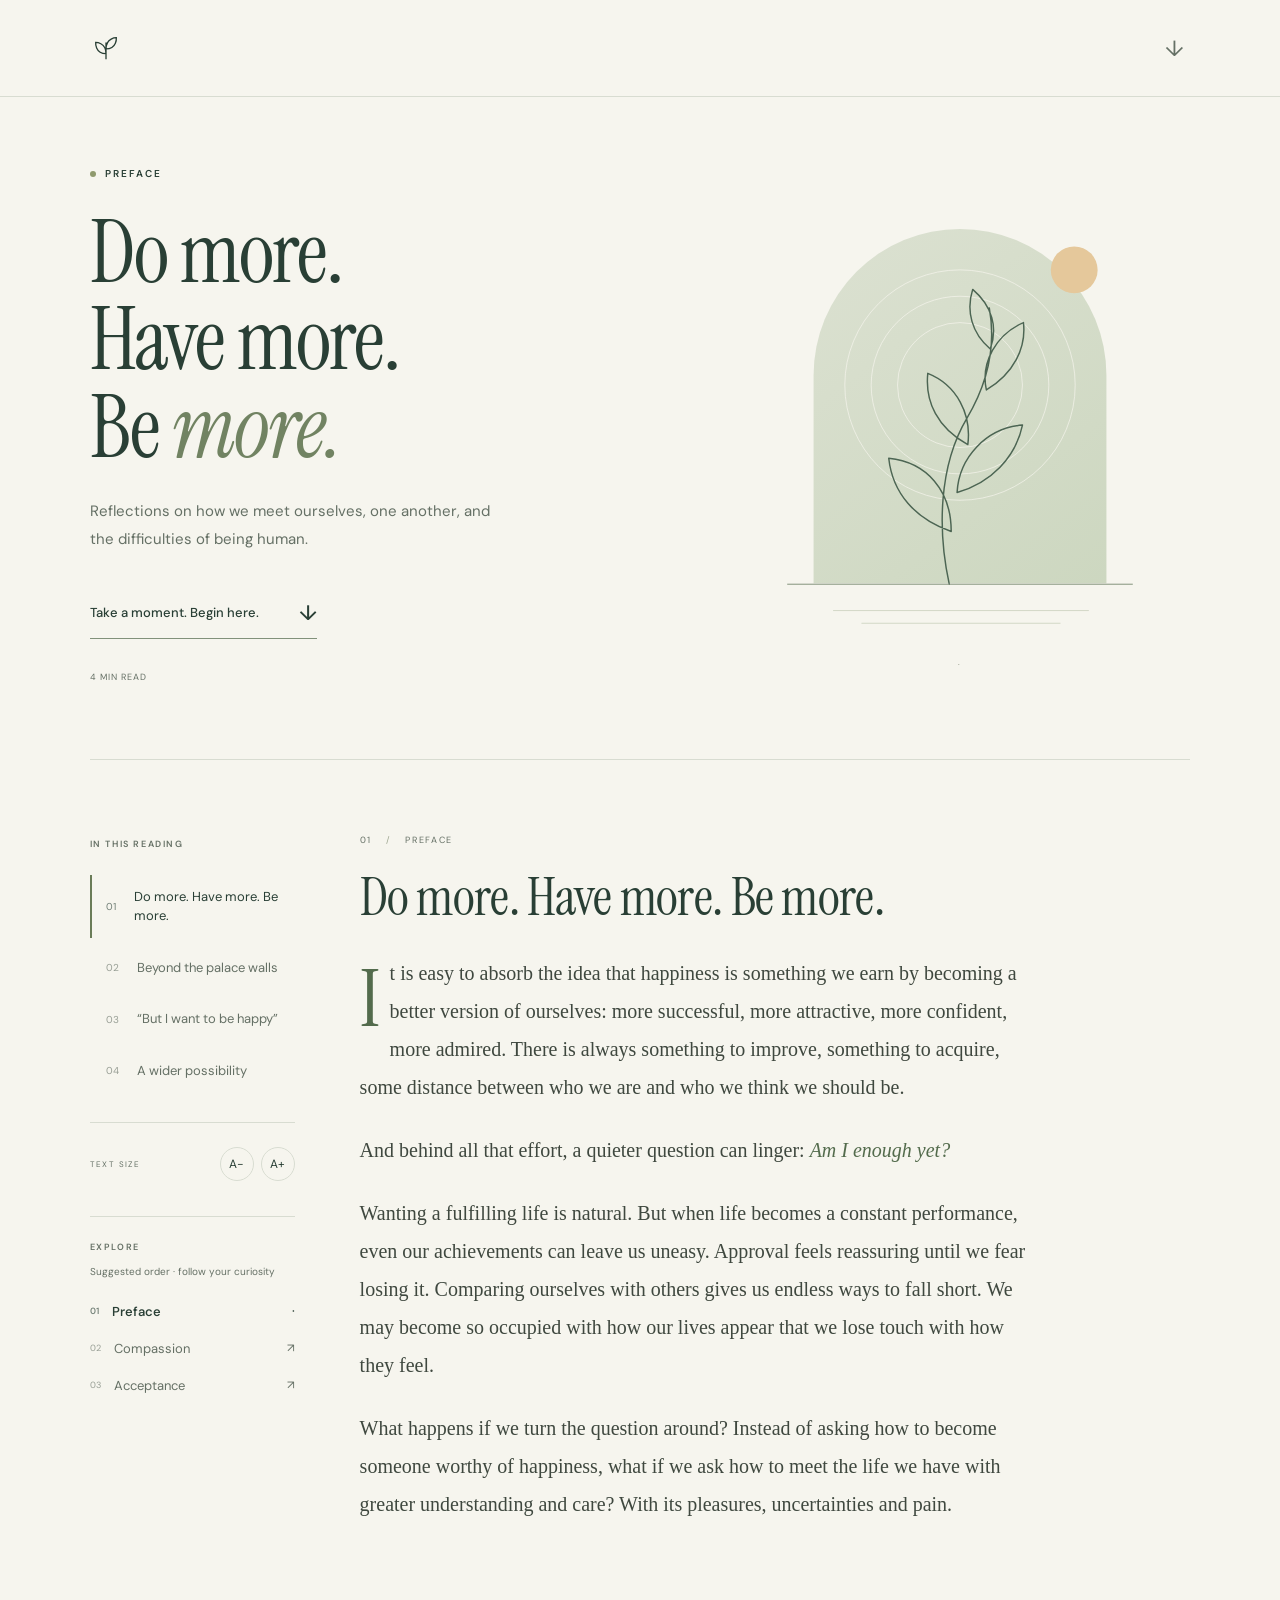
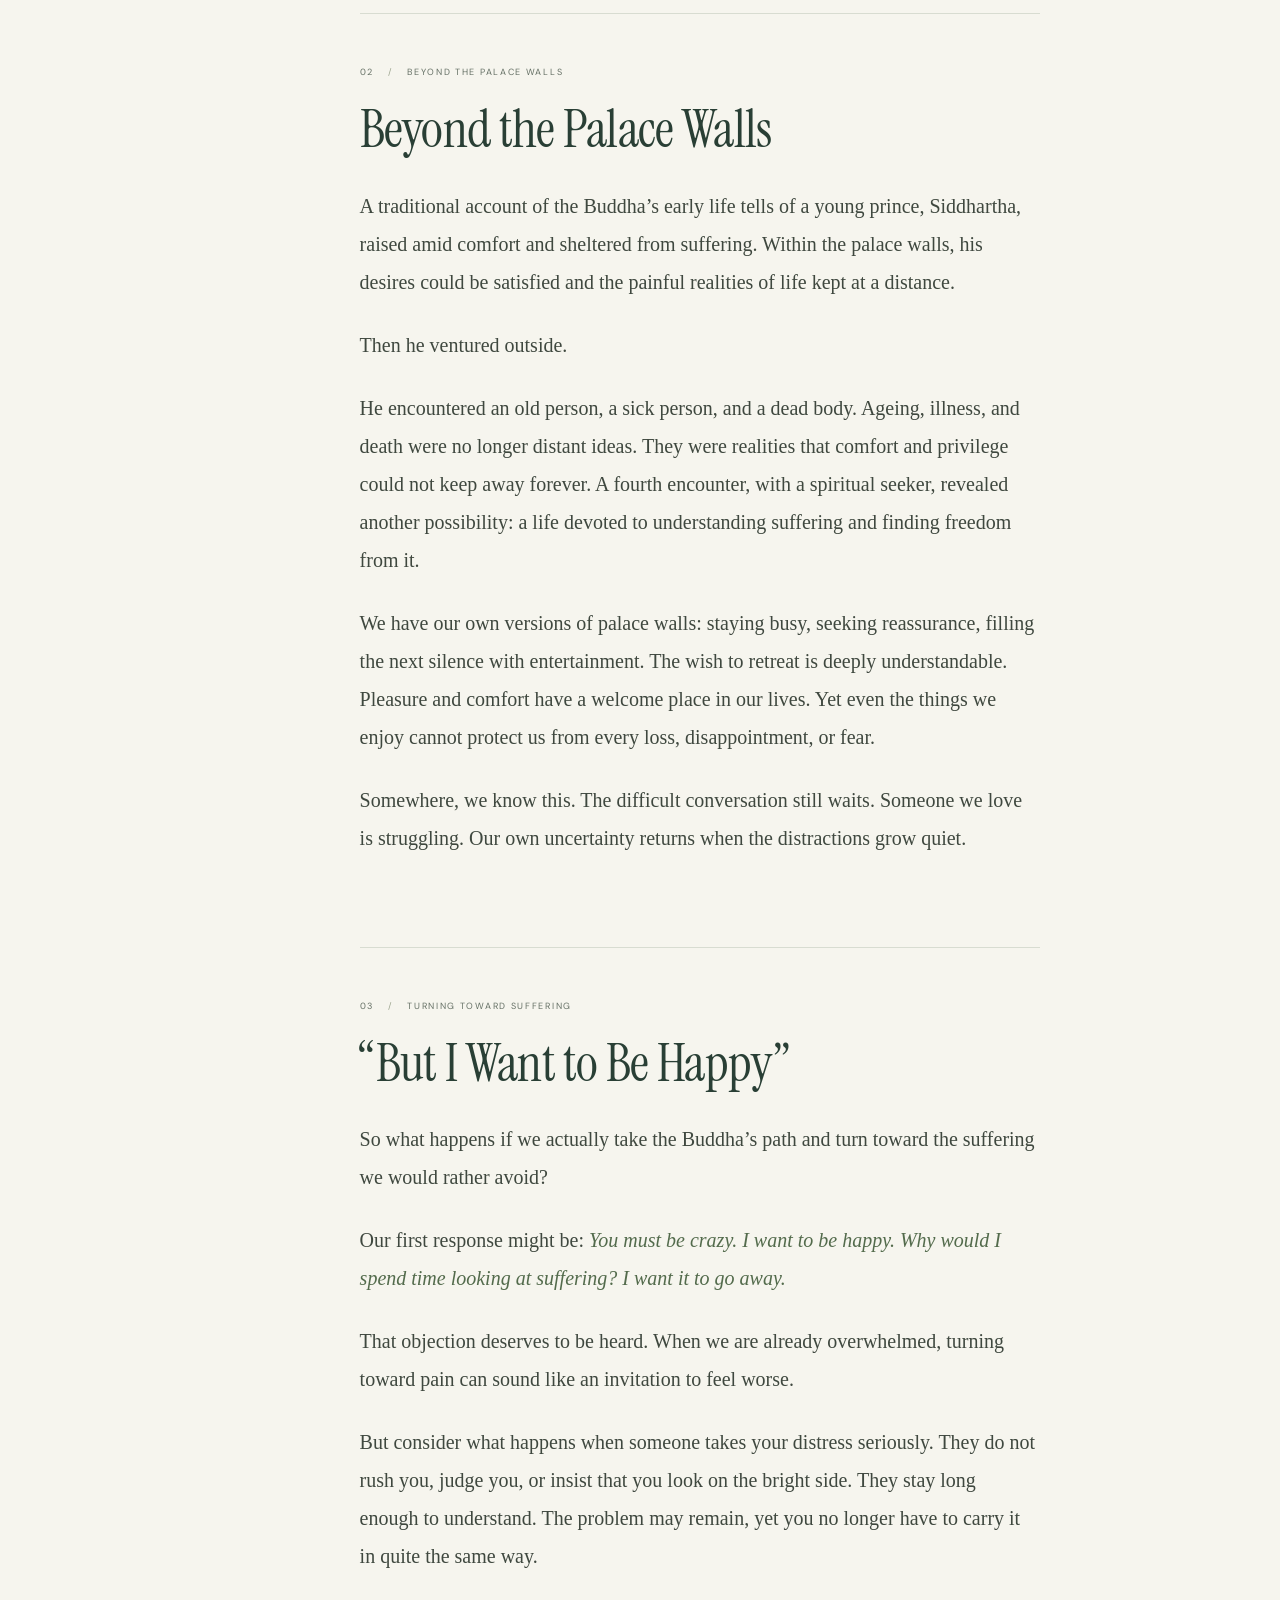
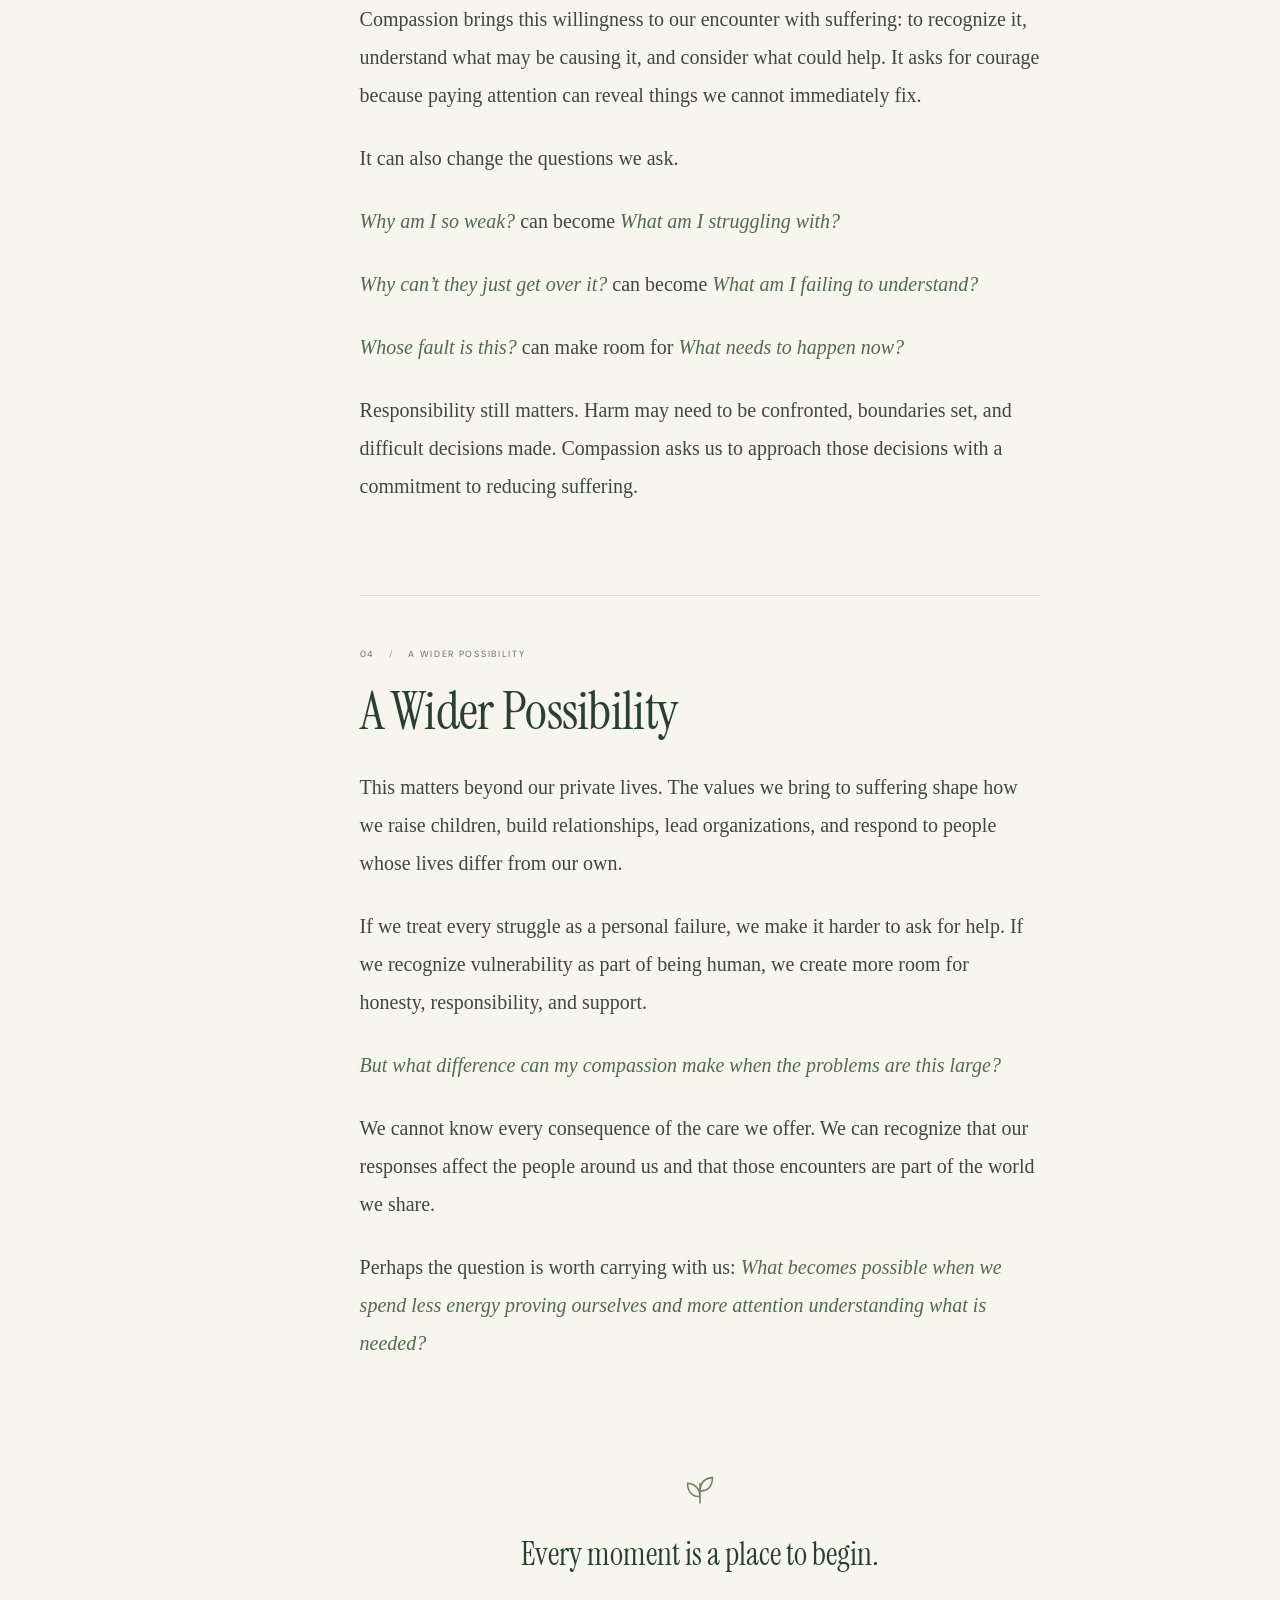
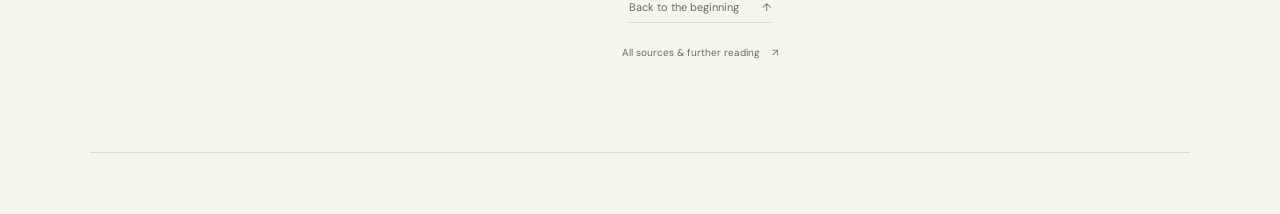
<file: index.html>
<!doctype html>
<html lang="en">
<head><meta charset="utf-8"><meta name="viewport" content="width=device-width,initial-scale=1"><meta name="theme-color" content="#f6f5ee"><meta name="description" content="A preface on happiness, suffering, and the possibility of meeting life with greater understanding and care. Explore compassion through a quiet reading."><title>deubenfacts</title><link rel="icon" href="data:image/svg+xml,%3Csvg xmlns='http://www.w3.org/2000/svg' viewBox='0 0 40 40'%3E%3Crect width='40' height='40' rx='20' fill='%232f493f'/%3E%3Cpath d='M20 30V13M20 23C10 23 10 13 10 13s10 0 10 10M20 19c0-10 10-10 10-10s0 10-10 10' fill='none' stroke='%23f6f5ee' stroke-width='2'/%3E%3C/svg%3E"><link rel="stylesheet" href="styles.css"><script src="script.js" defer></script></head>
<body><a class="skip-link" href="#reading">Skip to the reading</a><div class="progress" aria-hidden="true"><div id="progress-bar"></div></div>
<header class="site-header"><a class="wordmark" href="index.html" aria-label="Home — Preface"><svg viewBox="0 0 32 32" aria-hidden="true"><path d="M16 28V10M16 22C4 22 5 10 5 10s11 0 11 12M16 17C16 5 27 5 27 5s1 12-11 12"/></svg></a><a class="header-link" href="#reading" aria-label="Jump to the reading"><span aria-hidden="true">↓</span></a></header>
<main id="top"><section class="hero" aria-labelledby="page-title"><div class="hero-copy"><div class="eyebrow"><span></span> PREFACE</div><h1 id="page-title">Do more.<br>Have more.<br>Be <em>more.</em></h1><p class="hero-description">Reflections on how we meet ourselves, one another, and the difficulties of being human.</p><a class="read-link" href="#reading">Take a moment. Begin here. <span aria-hidden="true">↓</span></a><div class="reading-meta">4 MIN READ</div></div>
<div class="hero-art" aria-hidden="true"><svg viewBox="0 0 420 480" fill="none"><defs><linearGradient id="wash" x1="50" y1="0" x2="390" y2="450" gradientUnits="userSpaceOnUse"><stop stop-color="#dde2d3"/><stop offset="1" stop-color="#cbd6be"/></linearGradient></defs><path d="M60 410V197a150 150 0 0 1 300 0v213Z" fill="url(#wash)"/><circle cx="210" cy="207" r="118" stroke="#f6f5ee" stroke-opacity=".7"/><circle cx="210" cy="207" r="91" stroke="#f6f5ee" stroke-opacity=".7"/><circle cx="210" cy="207" r="64" stroke="#f6f5ee" stroke-opacity=".7"/><path d="M199 411c-12-55-11-121 18-170 19-32 31-69 23-113M201 357c-37-13-60-39-64-75 39 4 64 33 64 75ZM207 317c35-10 60-36 67-69-37 3-65 33-67 69ZM218 268c-31-17-44-44-41-73 30 12 45 42 41 73ZM237 212c28-17 41-43 38-69-28 12-44 41-38 69ZM241 170c-19-16-25-39-18-61 20 17 26 39 18 61Z" stroke="#4c6553" stroke-width="1.5" stroke-linecap="round" stroke-linejoin="round"/><path d="M33 411h354" stroke="#81917a"/><circle cx="327" cy="89" r="24" fill="#e5c89b"/><path d="M80 438h262" stroke="#d2d7c6"/><path d="M109 451h204" stroke="#d2d7c6"/></svg><span>.</span></div></section>
<div class="reading-layout" id="reading"><aside class="contents"><div class="eyebrow">IN THIS READING</div><nav aria-label="Chapters"><a href="#do-more-have-more-be-more" aria-current="location"><span>01</span>Do more. Have more. Be more.</a><a href="#beyond-the-palace-walls"><span>02</span>Beyond the palace walls</a><a href="#but-i-want-to-be-happy"><span>03</span>“But I want to be happy”</a><a href="#a-wider-possibility"><span>04</span>A wider possibility</a></nav><div class="reader-tools"><span>TEXT SIZE</span><div><button type="button" id="smaller" aria-label="Decrease text size">A−</button><button type="button" id="larger" aria-label="Increase text size">A+</button></div><output id="size-status" class="sr-only" aria-live="polite">Text size: standard</output></div><div class="topic-links" aria-label="Explore readings in suggested order"><div class="eyebrow">EXPLORE</div><p class="reading-order">Suggested order · follow your curiosity</p><a href="index.html" aria-current="page"><span class="topic-number" aria-hidden="true">01</span><span class="topic-title">Preface</span><span class="topic-marker" aria-hidden="true">·</span></a><a href="compassion.html"><span class="topic-number" aria-hidden="true">02</span><span class="topic-title">Compassion</span><span class="topic-marker" aria-hidden="true">↗</span></a><a href="acceptance.html"><span class="topic-number" aria-hidden="true">03</span><span class="topic-title">Acceptance</span><span class="topic-marker" aria-hidden="true">↗</span></a></div></aside><article class="article" aria-label="Preface"><section class="chapter" id="do-more-have-more-be-more" aria-labelledby="heading-0"><div class="chapter-label">01 <span> / </span> PREFACE</div><h2 id="heading-0">Do more. Have more. Be more.</h2><p class="opening">It is easy to absorb the idea that happiness is something we earn by becoming a better version of ourselves: more successful, more attractive, more confident, more admired. There is always something to improve, something to acquire, some distance between who we are and who we think we should be.</p>
<p class="">And behind all that effort, a quieter question can linger: <em class="inner-question">Am I enough yet?</em></p>
<p class="">Wanting a fulfilling life is natural. But when life becomes a constant performance, even our achievements can leave us uneasy. Approval feels reassuring until we fear losing it. Comparing ourselves with others gives us endless ways to fall short. We may become so occupied with how our lives appear that we lose touch with how they feel.</p>
<p class="">What happens if we turn the question around? Instead of asking how to become someone worthy of happiness, what if we ask how to meet the life we have with greater understanding and care? With its pleasures, uncertainties and pain.</p></section>
<section class="chapter" id="beyond-the-palace-walls" aria-labelledby="heading-1"><div class="chapter-label">02 <span> / </span> BEYOND THE PALACE WALLS</div><h2 id="heading-1">Beyond the Palace Walls</h2><p class="">A traditional account of the Buddha’s early life tells of a young prince, Siddhartha, raised amid comfort and sheltered from suffering. Within the palace walls, his desires could be satisfied and the painful realities of life kept at a distance.</p>
<p class="">Then he ventured outside.</p>
<p class="">He encountered an old person, a sick person, and a dead body. Ageing, illness, and death were no longer distant ideas. They were realities that comfort and privilege could not keep away forever. A fourth encounter, with a spiritual seeker, revealed another possibility: a life devoted to understanding suffering and finding freedom from it.</p>
<p class="">We have our own versions of palace walls: staying busy, seeking reassurance, filling the next silence with entertainment. The wish to retreat is deeply understandable. Pleasure and comfort have a welcome place in our lives. Yet even the things we enjoy cannot protect us from every loss, disappointment, or fear.</p>
<p class="">Somewhere, we know this. The difficult conversation still waits. Someone we love is struggling. Our own uncertainty returns when the distractions grow quiet.</p></section>
<section class="chapter" id="but-i-want-to-be-happy" aria-labelledby="heading-2"><div class="chapter-label">03 <span> / </span> TURNING TOWARD SUFFERING</div><h2 id="heading-2">“But I Want to Be Happy”</h2><p class="">So what happens if we actually take the Buddha’s path and turn toward the suffering we would rather avoid?</p>
<p class="">Our first response might be: <em class="inner-question">You must be crazy. I want to be happy. Why would I spend time looking at suffering? I want it to go away.</em></p>
<p class="">That objection deserves to be heard. When we are already overwhelmed, turning toward pain can sound like an invitation to feel worse.</p>
<p class="">But consider what happens when someone takes your distress seriously. They do not rush you, judge you, or insist that you look on the bright side. They stay long enough to understand. The problem may remain, yet you no longer have to carry it in quite the same way.</p>
<p class="">Compassion brings this willingness to our encounter with suffering: to recognize it, understand what may be causing it, and consider what could help. It asks for courage because paying attention can reveal things we cannot immediately fix.</p>
<p class="">It can also change the questions we ask.</p>
<p class=""><em class="inner-question">Why am I so weak?</em> can become <em class="inner-question">What am I struggling with?</em></p>
<p class=""><em class="inner-question">Why can’t they just get over it?</em> can become <em class="inner-question">What am I failing to understand?</em></p>
<p class=""><em class="inner-question">Whose fault is this?</em> can make room for <em class="inner-question">What needs to happen now?</em></p>
<p class="">Responsibility still matters. Harm may need to be confronted, boundaries set, and difficult decisions made. Compassion asks us to approach those decisions with a commitment to reducing suffering.</p></section>
<section class="chapter" id="a-wider-possibility" aria-labelledby="heading-3"><div class="chapter-label">04 <span> / </span> A WIDER POSSIBILITY</div><h2 id="heading-3">A Wider Possibility</h2><p class="">This matters beyond our private lives. The values we bring to suffering shape how we raise children, build relationships, lead organizations, and respond to people whose lives differ from our own.</p>
<p class="">If we treat every struggle as a personal failure, we make it harder to ask for help. If we recognize vulnerability as part of being human, we create more room for honesty, responsibility, and support.</p>
<p class=""><em class="inner-question">But what difference can my compassion make when the problems are this large?</em></p>
<p class="">We cannot know every consequence of the care we offer. We can recognize that our responses affect the people around us and that those encounters are part of the world we share.</p>
<p class="">Perhaps the question is worth carrying with us: <em class="inner-question">What becomes possible when we spend less energy proving ourselves and more attention understanding what is needed?</em></p></section><div class="closing"><svg viewBox="0 0 32 32" aria-hidden="true"><path d="M16 28V10M16 22C4 22 5 10 5 10s11 0 11 12M16 17C16 5 27 5 27 5s1 12-11 12"/></svg><p>Every moment is a place to begin.</p><a href="#top">Back to the beginning <span aria-hidden="true">↑</span></a><a class="all-sources-link" href="sources.html">All sources &amp; further reading <span aria-hidden="true">↗</span></a></div></article></div></main>
<footer aria-hidden="true"></footer></body></html>
</file>
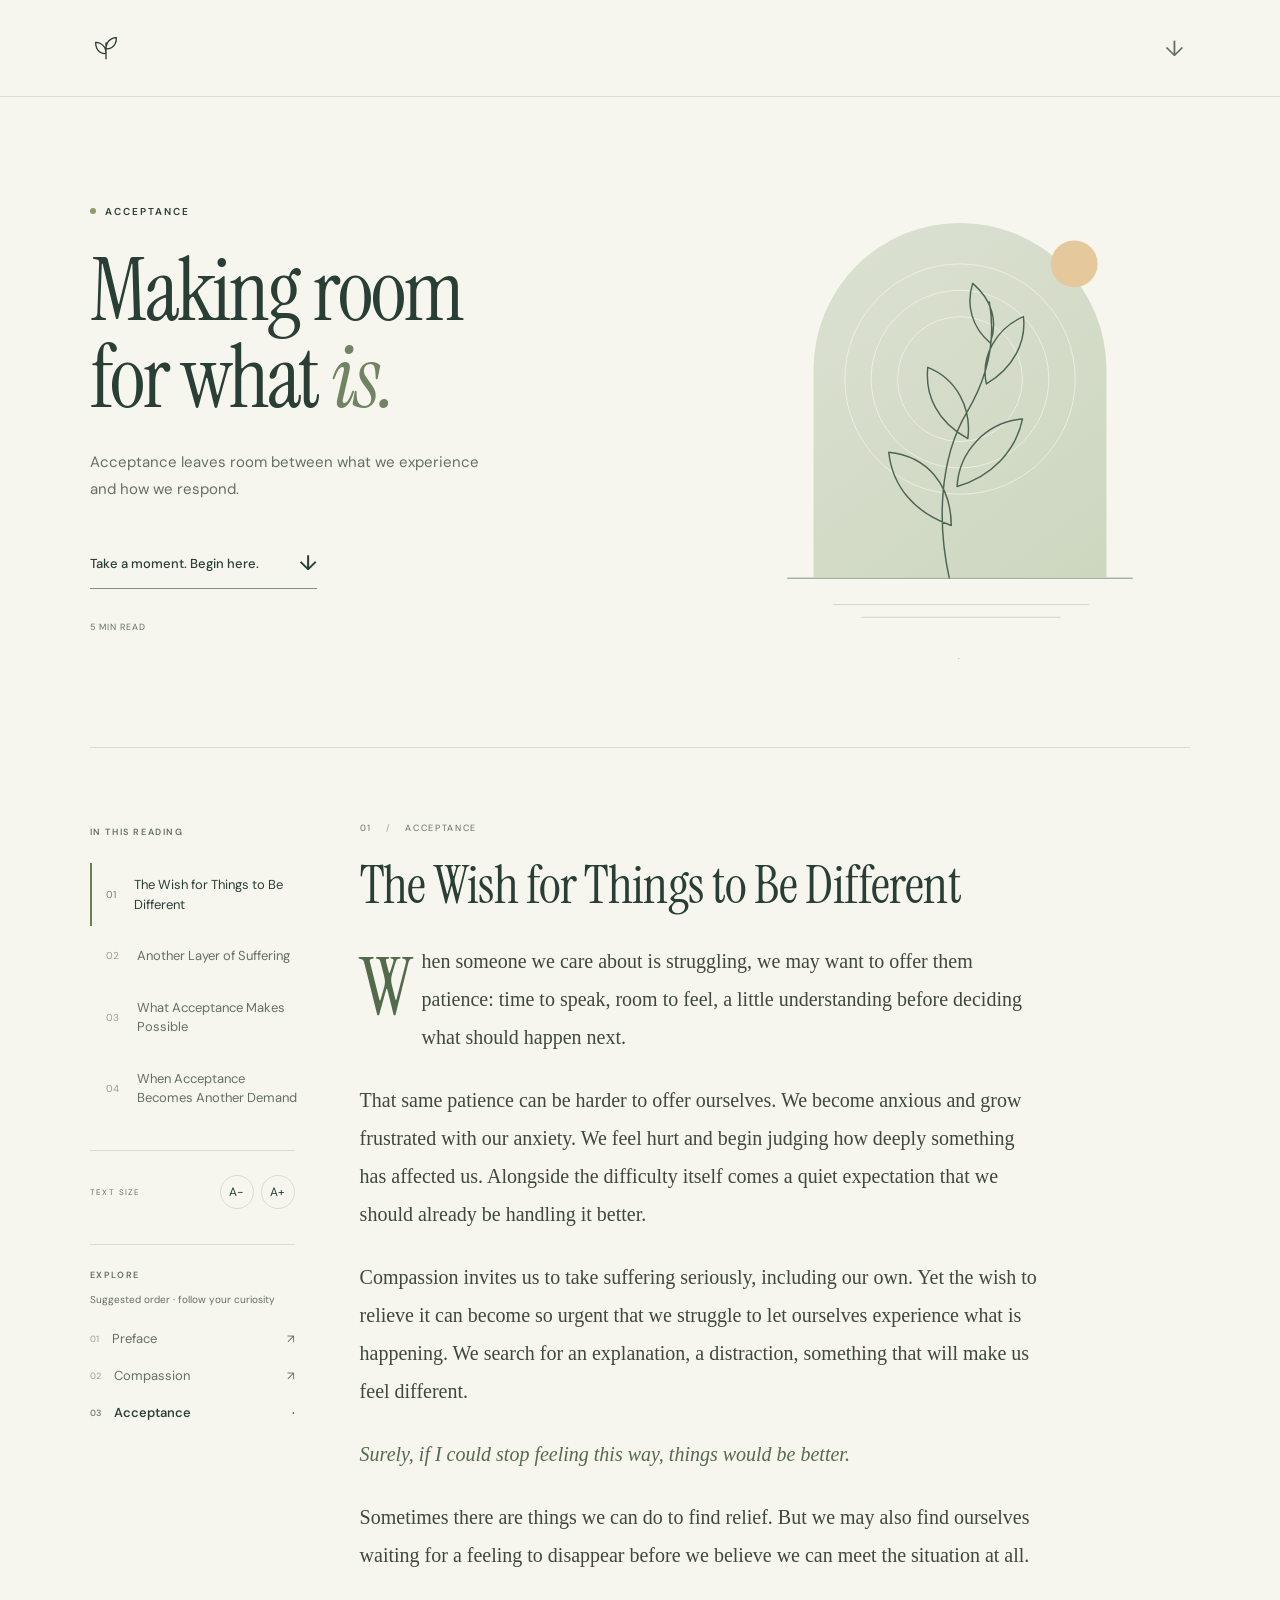
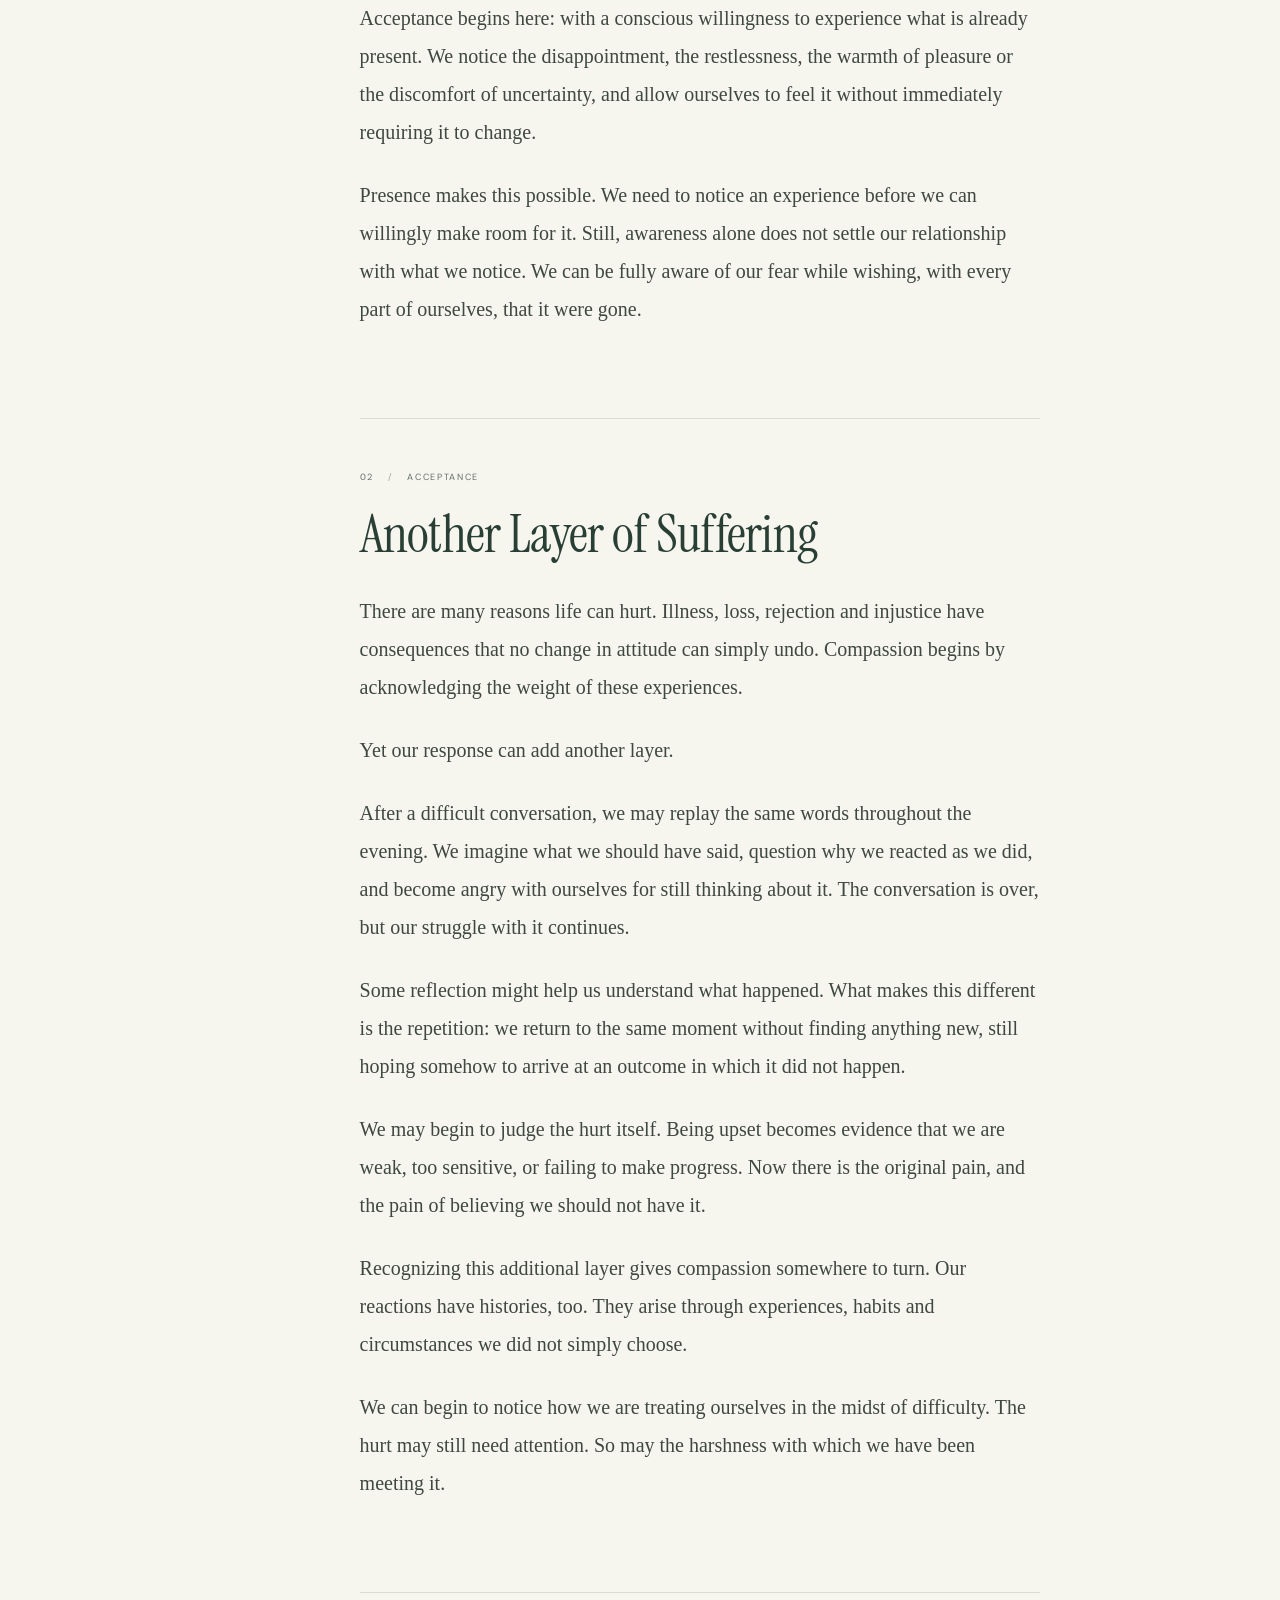
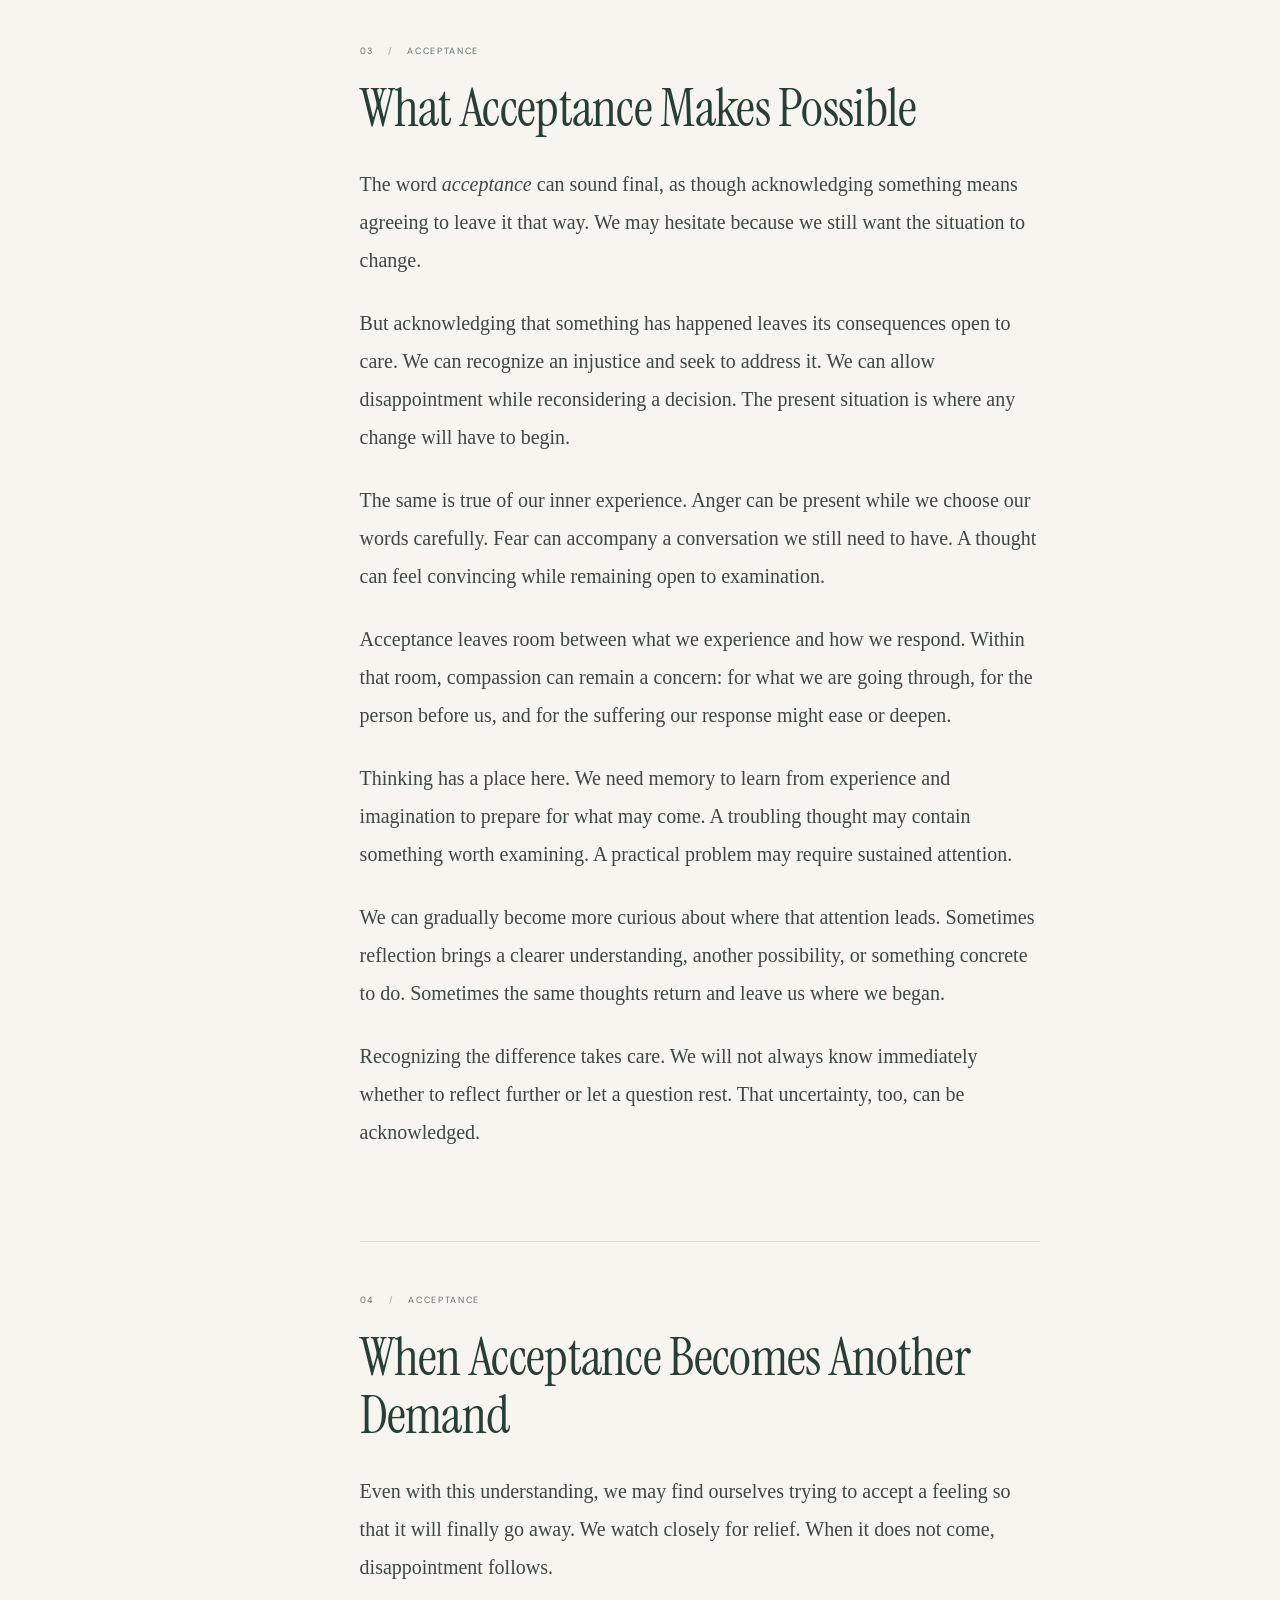
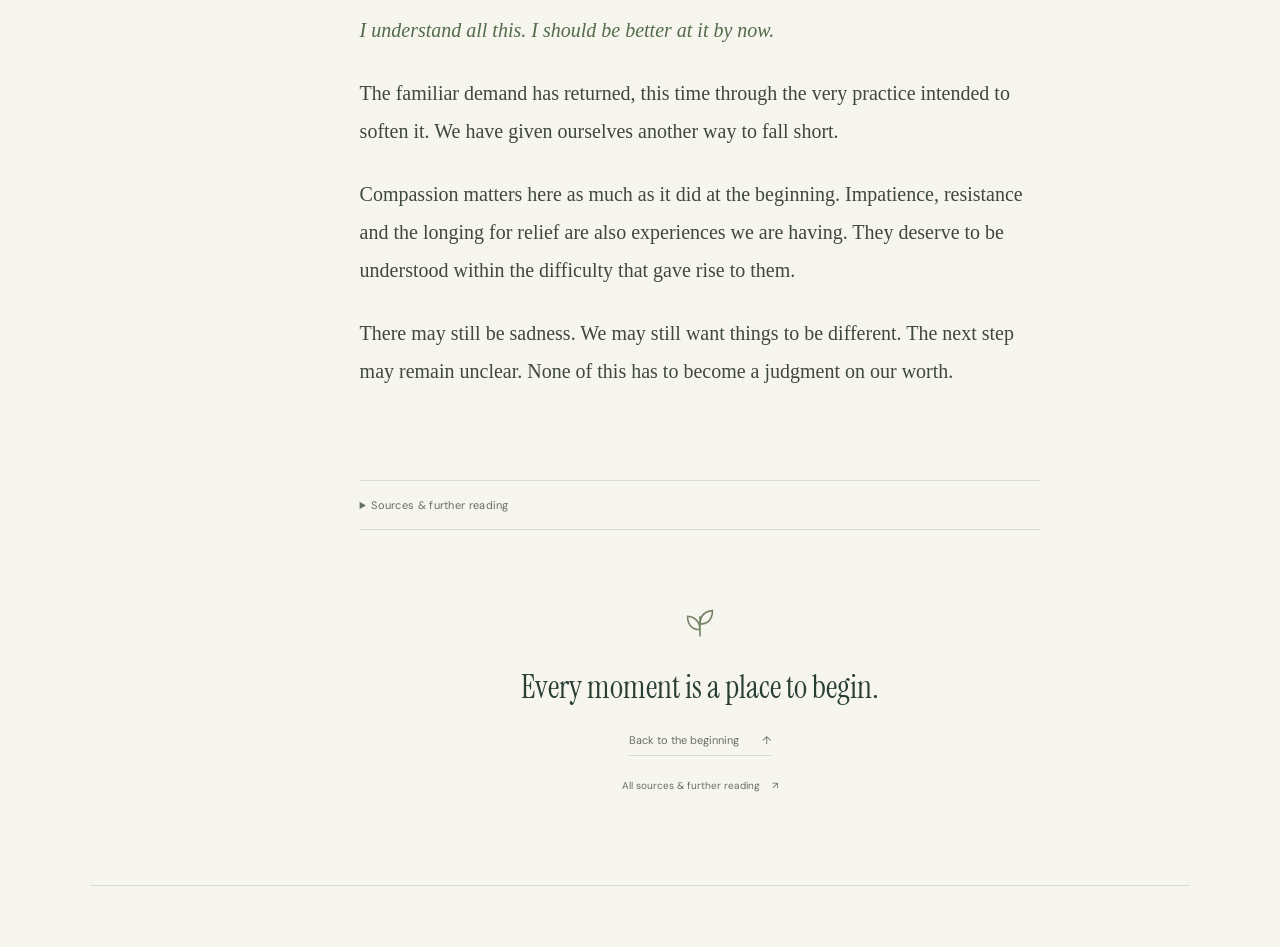
<file: acceptance.html>
<!doctype html>
<html lang="en">
<head><meta charset="utf-8"><meta name="viewport" content="width=device-width,initial-scale=1"><meta name="theme-color" content="#f6f5ee"><meta name="description" content="An essay on acceptance, the layers we add to suffering, and making room for experience with compassion."><title>Making room for what is — Acceptance</title><link rel="icon" href="data:image/svg+xml,%3Csvg xmlns='http://www.w3.org/2000/svg' viewBox='0 0 40 40'%3E%3Crect width='40' height='40' rx='20' fill='%232f493f'/%3E%3Cpath d='M20 30V13M20 23C10 23 10 13 10 13s10 0 10 10M20 19c0-10 10-10 10-10s0 10-10 10' fill='none' stroke='%23f6f5ee' stroke-width='2'/%3E%3C/svg%3E"><link rel="stylesheet" href="styles.css"><script src="script.js" defer></script></head>
<body><a class="skip-link" href="#reading">Skip to the reading</a><div class="progress" aria-hidden="true"><div id="progress-bar"></div></div>
<header class="site-header"><a class="wordmark" href="index.html" aria-label="Home — Preface"><svg viewBox="0 0 32 32" aria-hidden="true"><path d="M16 28V10M16 22C4 22 5 10 5 10s11 0 11 12M16 17C16 5 27 5 27 5s1 12-11 12"/></svg></a><a class="header-link" href="#reading" aria-label="Jump to the reading"><span aria-hidden="true">↓</span></a></header>
<main id="top"><section class="hero" aria-labelledby="page-title"><div class="hero-copy"><div class="eyebrow"><span></span> ACCEPTANCE</div><h1 id="page-title">Making room<br>for what <em>is.</em></h1><p class="hero-description">Acceptance leaves room between what we experience and how we respond.</p><a class="read-link" href="#reading">Take a moment. Begin here. <span aria-hidden="true">↓</span></a><div class="reading-meta">5 MIN READ</div></div>
<div class="hero-art" aria-hidden="true"><svg viewBox="0 0 420 480" fill="none"><defs><linearGradient id="wash" x1="50" y1="0" x2="390" y2="450" gradientUnits="userSpaceOnUse"><stop stop-color="#dde2d3"/><stop offset="1" stop-color="#cbd6be"/></linearGradient></defs><path d="M60 410V197a150 150 0 0 1 300 0v213Z" fill="url(#wash)"/><circle cx="210" cy="207" r="118" stroke="#f6f5ee" stroke-opacity=".7"/><circle cx="210" cy="207" r="91" stroke="#f6f5ee" stroke-opacity=".7"/><circle cx="210" cy="207" r="64" stroke="#f6f5ee" stroke-opacity=".7"/><path d="M199 411c-12-55-11-121 18-170 19-32 31-69 23-113M201 357c-37-13-60-39-64-75 39 4 64 33 64 75ZM207 317c35-10 60-36 67-69-37 3-65 33-67 69ZM218 268c-31-17-44-44-41-73 30 12 45 42 41 73ZM237 212c28-17 41-43 38-69-28 12-44 41-38 69ZM241 170c-19-16-25-39-18-61 20 17 26 39 18 61Z" stroke="#4c6553" stroke-width="1.5" stroke-linecap="round" stroke-linejoin="round"/><path d="M33 411h354" stroke="#81917a"/><circle cx="327" cy="89" r="24" fill="#e5c89b"/><path d="M80 438h262" stroke="#d2d7c6"/><path d="M109 451h204" stroke="#d2d7c6"/></svg><span>.</span></div></section>
<div class="reading-layout" id="reading"><aside class="contents"><div class="eyebrow">IN THIS READING</div><nav aria-label="Chapters"><a href="#the-wish-for-things-to-be-different" aria-current="location"><span>01</span>The Wish for Things to Be Different</a><a href="#another-layer-of-suffering"><span>02</span>Another Layer of Suffering</a><a href="#what-acceptance-makes-possible"><span>03</span>What Acceptance Makes Possible</a><a href="#when-acceptance-becomes-another-demand"><span>04</span>When Acceptance Becomes Another Demand</a></nav><div class="reader-tools"><span>TEXT SIZE</span><div><button type="button" id="smaller" aria-label="Decrease text size">A−</button><button type="button" id="larger" aria-label="Increase text size">A+</button></div><output id="size-status" class="sr-only" aria-live="polite">Text size: standard</output></div><div class="topic-links" aria-label="Explore readings in suggested order"><div class="eyebrow">EXPLORE</div><p class="reading-order">Suggested order · follow your curiosity</p><a href="index.html"><span class="topic-number" aria-hidden="true">01</span><span class="topic-title">Preface</span><span class="topic-marker" aria-hidden="true">↗</span></a><a href="compassion.html"><span class="topic-number" aria-hidden="true">02</span><span class="topic-title">Compassion</span><span class="topic-marker" aria-hidden="true">↗</span></a><a href="acceptance.html" aria-current="page"><span class="topic-number" aria-hidden="true">03</span><span class="topic-title">Acceptance</span><span class="topic-marker" aria-hidden="true">·</span></a></div></aside><article class="article" aria-label="Acceptance — Making room for what is"><section class="chapter" id="the-wish-for-things-to-be-different" aria-labelledby="heading-0"><div class="chapter-label">01 <span> / </span> ACCEPTANCE</div><h2 id="heading-0">The Wish for Things to Be Different</h2><p class="opening">When someone we care about is struggling, we may want to offer them patience: time to speak, room to feel, a little understanding before deciding what should happen next.</p>
<p class="">That same patience can be harder to offer ourselves. We become anxious and grow frustrated with our anxiety. We feel hurt and begin judging how deeply something has affected us. Alongside the difficulty itself comes a quiet expectation that we should already be handling it better.</p>
<p class="">Compassion invites us to take suffering seriously, including our own. Yet the wish to relieve it can become so urgent that we struggle to let ourselves experience what is happening. We search for an explanation, a distraction, something that will make us feel different.</p>
<p class=""><em class="inner-question">Surely, if I could stop feeling this way, things would be better.</em></p>
<p class="">Sometimes there are things we can do to find relief. But we may also find ourselves waiting for a feeling to disappear before we believe we can meet the situation at all.</p>
<p class="">Acceptance begins here: with a conscious willingness to experience what is already present. We notice the disappointment, the restlessness, the warmth of pleasure or the discomfort of uncertainty, and allow ourselves to feel it without immediately requiring it to change.</p>
<p class="">Presence makes this possible. We need to notice an experience before we can willingly make room for it. Still, awareness alone does not settle our relationship with what we notice. We can be fully aware of our fear while wishing, with every part of ourselves, that it were gone.</p></section>
<section class="chapter" id="another-layer-of-suffering" aria-labelledby="heading-1"><div class="chapter-label">02 <span> / </span> ACCEPTANCE</div><h2 id="heading-1">Another Layer of Suffering</h2><p class="">There are many reasons life can hurt. Illness, loss, rejection and injustice have consequences that no change in attitude can simply undo. Compassion begins by acknowledging the weight of these experiences.</p>
<p class="">Yet our response can add another layer.</p>
<p class="">After a difficult conversation, we may replay the same words throughout the evening. We imagine what we should have said, question why we reacted as we did, and become angry with ourselves for still thinking about it. The conversation is over, but our struggle with it continues.</p>
<p class="">Some reflection might help us understand what happened. What makes this different is the repetition: we return to the same moment without finding anything new, still hoping somehow to arrive at an outcome in which it did not happen.</p>
<p class="">We may begin to judge the hurt itself. Being upset becomes evidence that we are weak, too sensitive, or failing to make progress. Now there is the original pain, and the pain of believing we should not have it.</p>
<p class="">Recognizing this additional layer gives compassion somewhere to turn. Our reactions have histories, too. They arise through experiences, habits and circumstances we did not simply choose.</p>
<p class="">We can begin to notice how we are treating ourselves in the midst of difficulty. The hurt may still need attention. So may the harshness with which we have been meeting it.</p></section>
<section class="chapter" id="what-acceptance-makes-possible" aria-labelledby="heading-2"><div class="chapter-label">03 <span> / </span> ACCEPTANCE</div><h2 id="heading-2">What Acceptance Makes Possible</h2><p class="">The word <em>acceptance</em> can sound final, as though acknowledging something means agreeing to leave it that way. We may hesitate because we still want the situation to change.</p>
<p class="">But acknowledging that something has happened leaves its consequences open to care. We can recognize an injustice and seek to address it. We can allow disappointment while reconsidering a decision. The present situation is where any change will have to begin.</p>
<p class="">The same is true of our inner experience. Anger can be present while we choose our words carefully. Fear can accompany a conversation we still need to have. A thought can feel convincing while remaining open to examination.</p>
<p class="">Acceptance leaves room between what we experience and how we respond. Within that room, compassion can remain a concern: for what we are going through, for the person before us, and for the suffering our response might ease or deepen.</p>
<p class="">Thinking has a place here. We need memory to learn from experience and imagination to prepare for what may come. A troubling thought may contain something worth examining. A practical problem may require sustained attention.</p>
<p class="">We can gradually become more curious about where that attention leads. Sometimes reflection brings a clearer understanding, another possibility, or something concrete to do. Sometimes the same thoughts return and leave us where we began.</p>
<p class="">Recognizing the difference takes care. We will not always know immediately whether to reflect further or let a question rest. That uncertainty, too, can be acknowledged.</p></section>
<section class="chapter" id="when-acceptance-becomes-another-demand" aria-labelledby="heading-3"><div class="chapter-label">04 <span> / </span> ACCEPTANCE</div><h2 id="heading-3">When Acceptance Becomes Another Demand</h2><p class="">Even with this understanding, we may find ourselves trying to accept a feeling so that it will finally go away. We watch closely for relief. When it does not come, disappointment follows.</p>
<p class=""><em class="inner-question">I understand all this. I should be better at it by now.</em></p>
<p class="">The familiar demand has returned, this time through the very practice intended to soften it. We have given ourselves another way to fall short.</p>
<p class="">Compassion matters here as much as it did at the beginning. Impatience, resistance and the longing for relief are also experiences we are having. They deserve to be understood within the difficulty that gave rise to them.</p>
<p class="">There may still be sadness. We may still want things to be different. The next step may remain unclear. None of this has to become a judgment on our worth.</p></section><details class="references"><summary>Sources & further reading</summary><div class="reference-content"><h3>Sources</h3><ul><li><span class="reference-author">Ford, Lam, John &amp; Mauss (2018)</span><a href="https://doi.org/10.1037/pspp0000157">The psychological health benefits of accepting negative emotions and thoughts: Laboratory, diary, and longitudinal evidence</a></li><li><span class="reference-author">Lindsay, Young, Smyth, Brown &amp; Creswell (2018)</span><a href="https://doi.org/10.1016/j.psyneuen.2017.09.015">Acceptance lowers stress reactivity: Dismantling mindfulness training in a randomized controlled trial</a></li><li><span class="reference-author">Nolen-Hoeksema, Wisco &amp; Lyubomirsky (2008)</span><a href="https://doi.org/10.1111/j.1745-6924.2008.00088.x">Rethinking Rumination</a></li><li><span class="reference-author">Wells (2005)</span><a href="https://doi.org/10.1007/s10942-005-0018-6">Detached mindfulness in cognitive therapy: A metacognitive analysis and ten techniques</a></li><li><span class="reference-author">Hayes, Luoma, Bond, Masuda &amp; Lillis (2006)</span><a href="https://doi.org/10.1016/j.brat.2005.06.006">Acceptance and Commitment Therapy: Model, processes and outcomes</a></li><li><span class="reference-author">Schacter, Benoit &amp; Szpunar (2017)</span><a href="https://pmc.ncbi.nlm.nih.gov/articles/PMC5675579/">Episodic Future Thinking: Mechanisms and Functions</a></li></ul><h3>Further reading</h3><ul><li><span class="reference-author">Akbari et al. (2022)</span><a href="https://doi.org/10.1016/j.jcbs.2022.03.007">Experiential avoidance …: A comprehensive systematic review and meta-analysis</a></li><li><span class="reference-author">Guo (2024)</span><a href="https://doi.org/10.1007/s12671-024-02395-6">The Correlation Between Mindfulness, Decentering, and Psychological Problems</a></li><li><span class="reference-author">Andersson et al. (2025)</span><a href="https://doi.org/10.1080/16506073.2024.2434920">Efficacy of metacognitive interventions for psychiatric disorders</a></li><li><span class="reference-author">Ajahn Chah</span><a href="https://www.simonandschuster.com/books/Food-for-the-Heart/Chah/9780861713233">Food for the Heart: The Collected Teachings of Ajahn Chah</a></li><li><span class="reference-author">Eckhart Tolle</span><a href="https://eckharttolle.com/power-of-now-excerpt/">The Power of Now</a></li><li><span class="reference-author">Marcus Aurelius</span><a href="https://readaurelius.org/passage/1/9">Meditations, Book I</a></li><li><span class="reference-author">Early Buddhist texts</span><a href="https://suttacentral.net/mn10/en/sujato">MN 10 — Satipaṭṭhāna Sutta</a></li><li><span class="reference-author">Early Buddhist texts</span><a href="https://suttacentral.net/an6.63/en/thanissaro">AN 6.63 — Nibbedhika Sutta</a></li><li><span class="reference-author">Early Buddhist texts</span><a href="https://suttacentral.net/mn19/en/sujato">MN 19 — Dvedhāvitakka Sutta</a></li></ul></div></details><div class="closing"><svg viewBox="0 0 32 32" aria-hidden="true"><path d="M16 28V10M16 22C4 22 5 10 5 10s11 0 11 12M16 17C16 5 27 5 27 5s1 12-11 12"/></svg><p>Every moment is a place to begin.</p><a href="#top">Back to the beginning <span aria-hidden="true">↑</span></a><a class="all-sources-link" href="sources.html">All sources &amp; further reading <span aria-hidden="true">↗</span></a></div></article></div></main>
<footer aria-hidden="true"></footer></body></html>
</file>
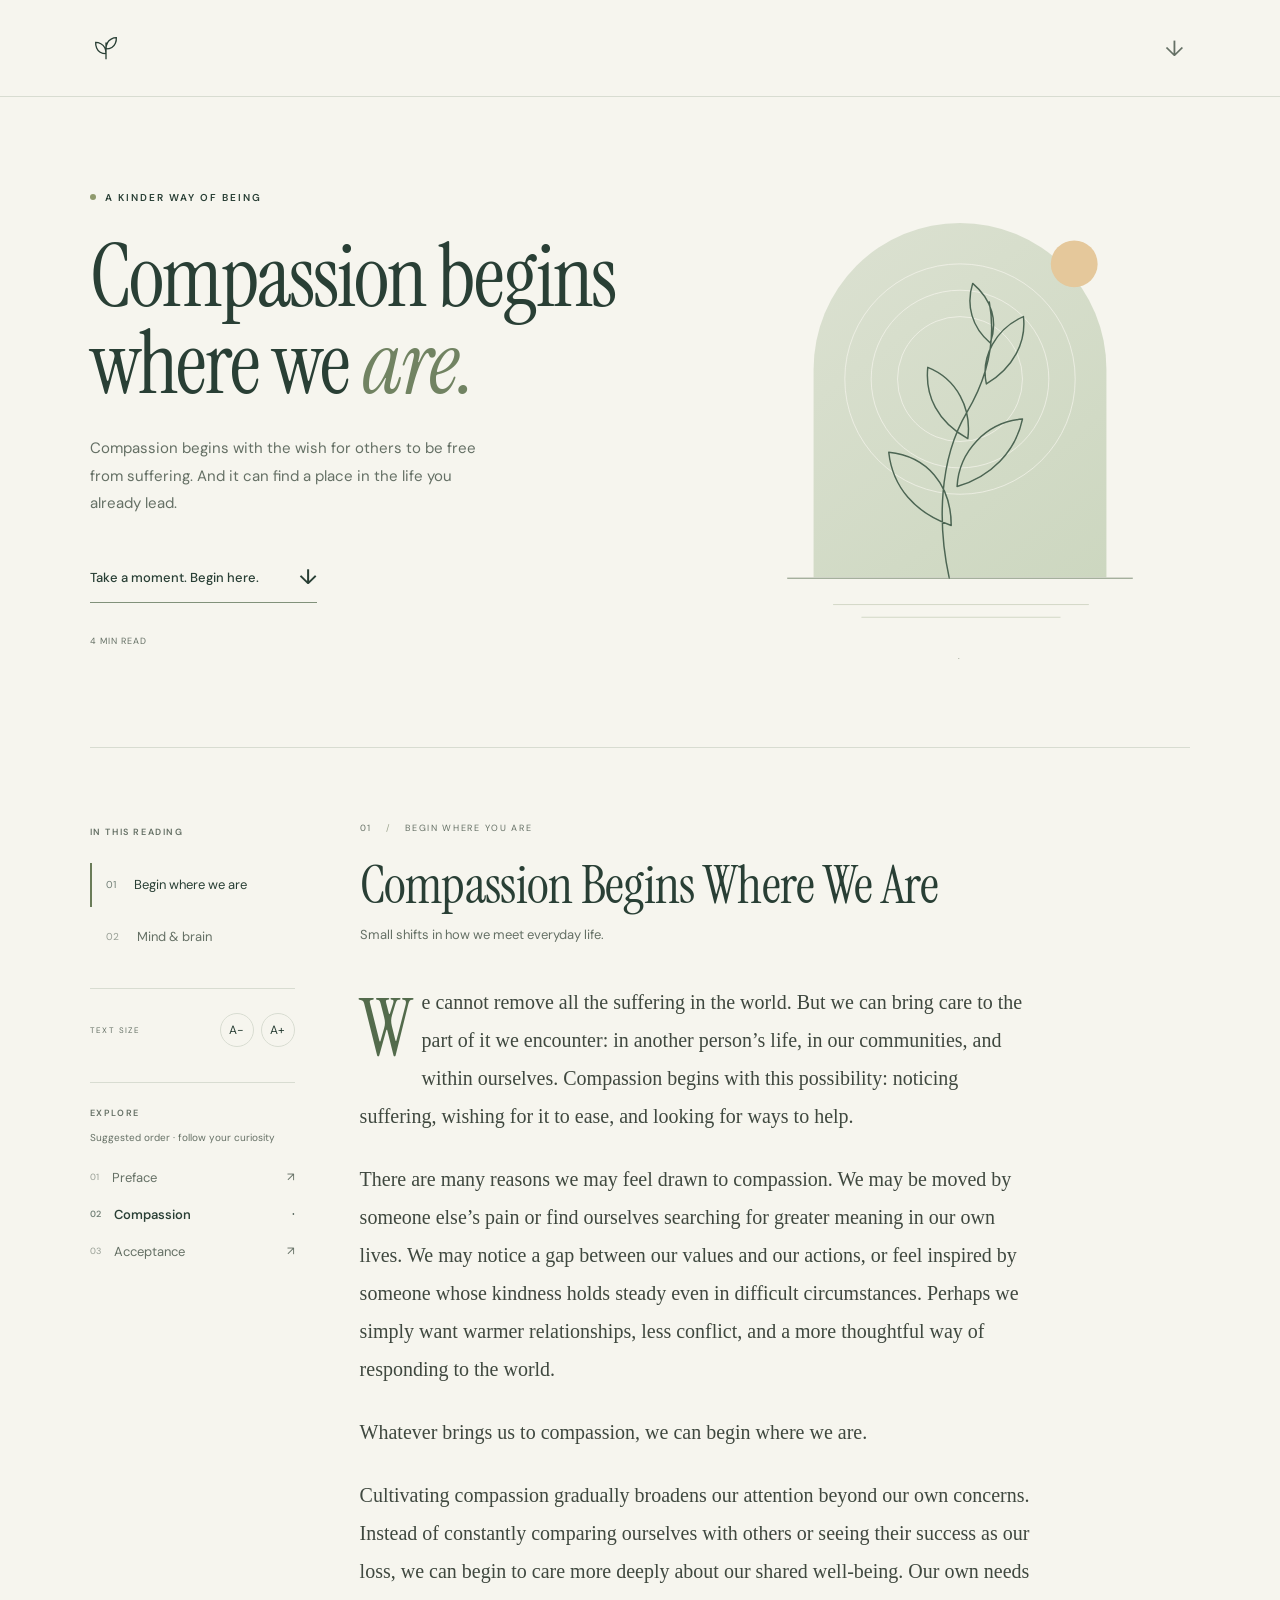
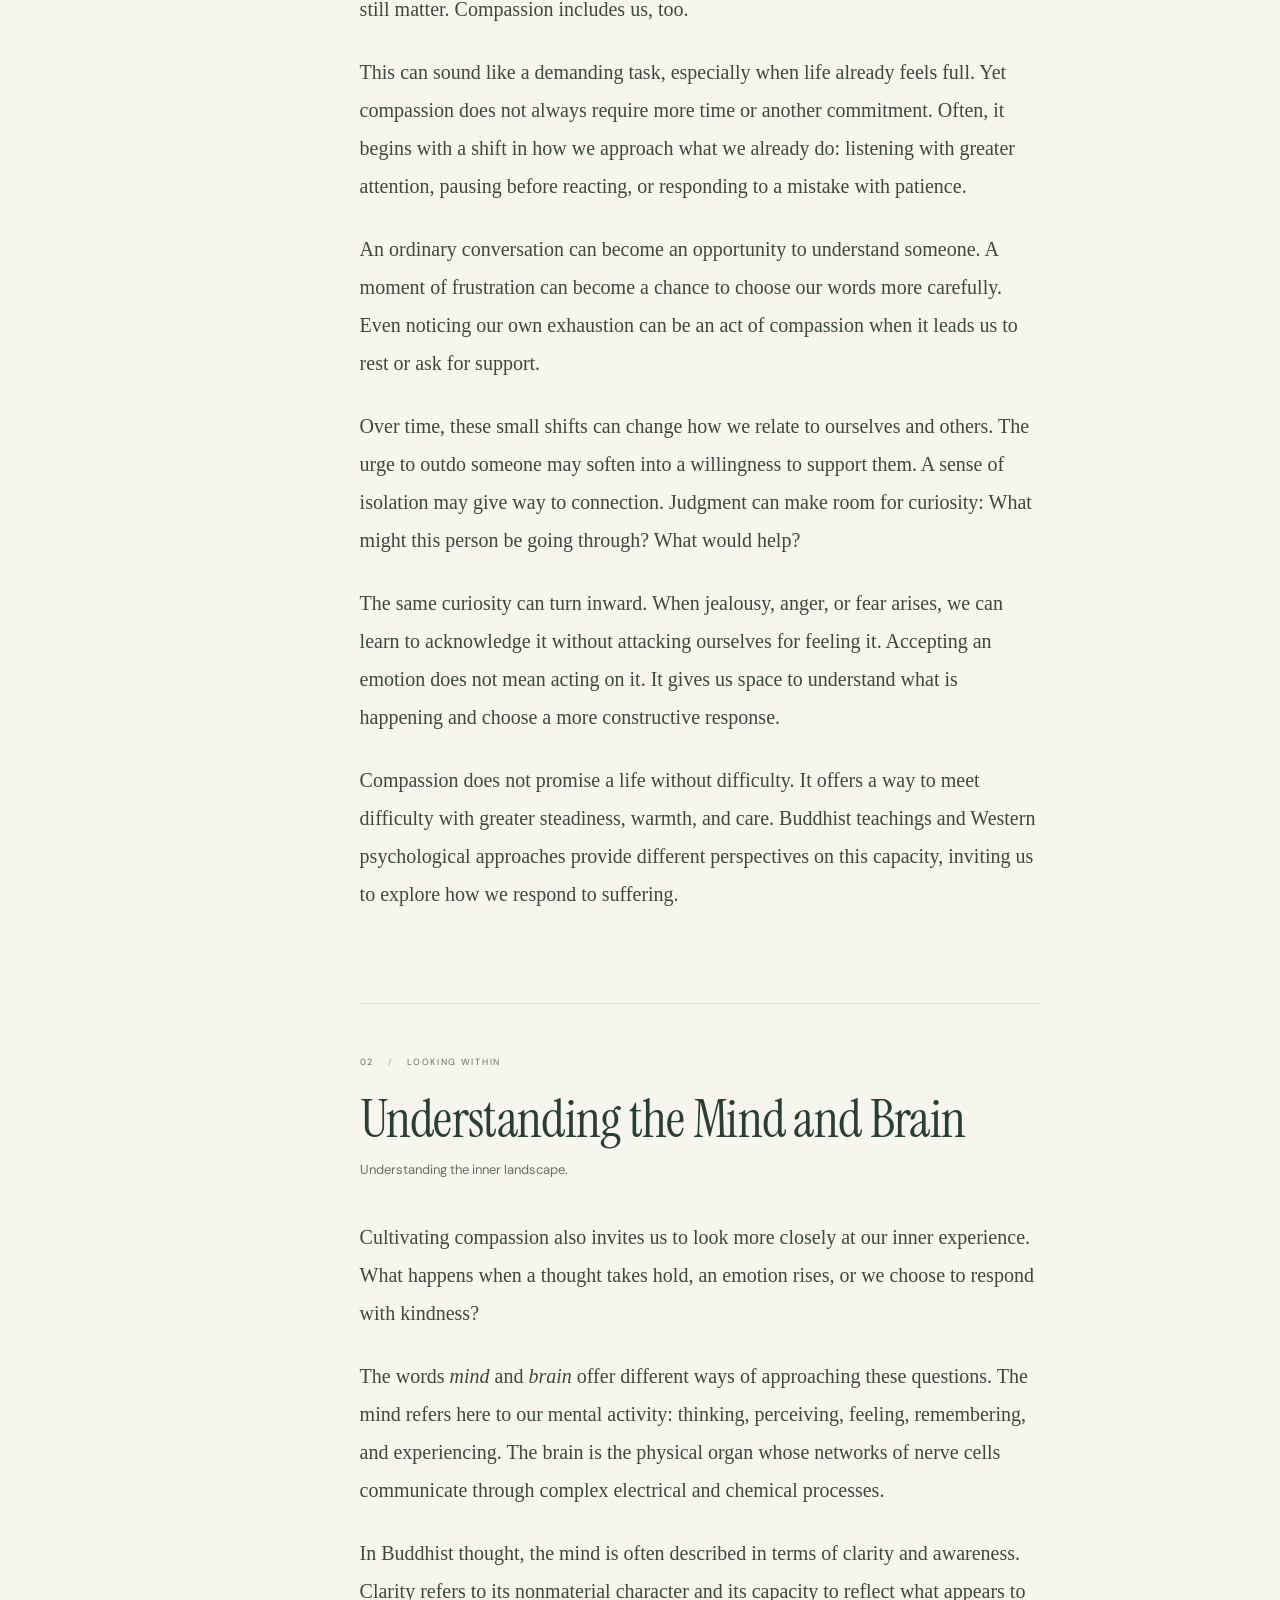
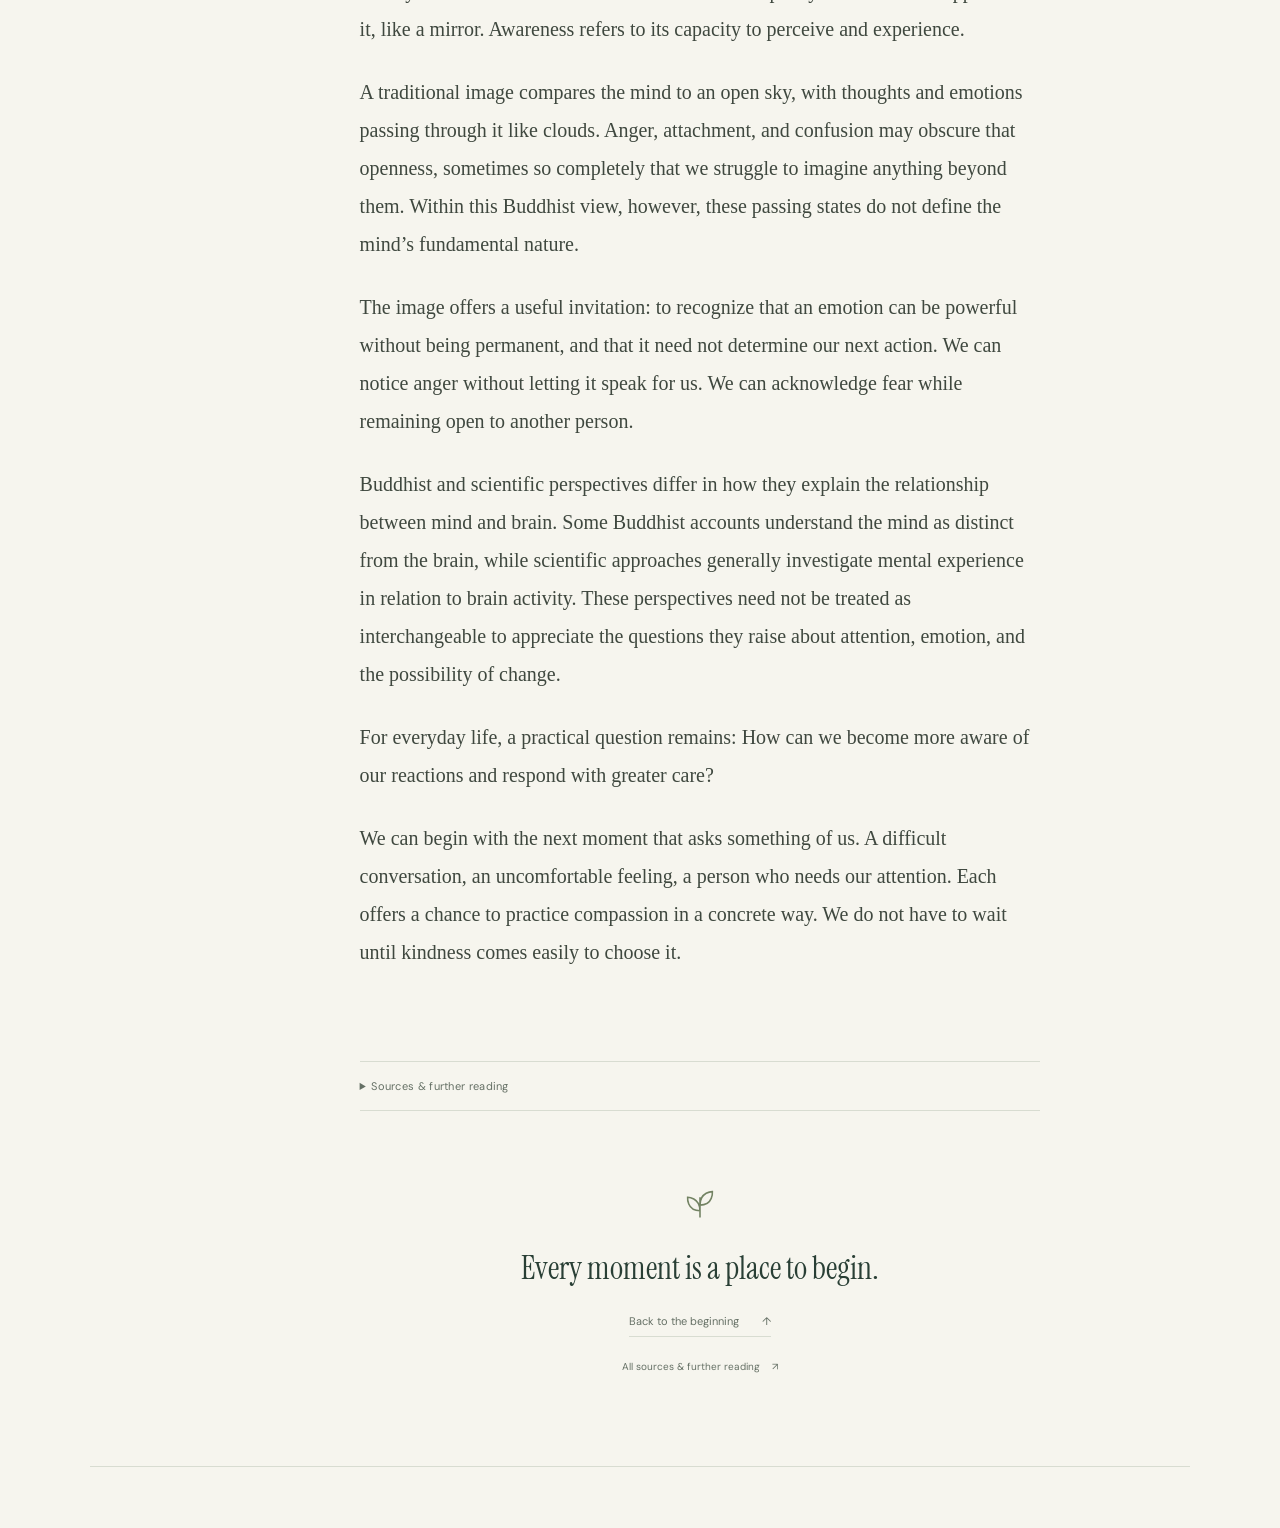
<file: compassion.html>
<!doctype html>
<html lang="en">
<head><meta charset="utf-8"><meta name="viewport" content="width=device-width,initial-scale=1"><meta name="theme-color" content="#f6f5ee"><meta name="description" content="A quiet space to explore compassion, the meeting of Buddhist wisdom and Western psychology, and a kinder way of being."><title>Compassion Begins Where We Are</title><link rel="icon" href="data:image/svg+xml,%3Csvg xmlns='http://www.w3.org/2000/svg' viewBox='0 0 40 40'%3E%3Crect width='40' height='40' rx='20' fill='%232f493f'/%3E%3Cpath d='M20 30V13M20 23C10 23 10 13 10 13s10 0 10 10M20 19c0-10 10-10 10-10s0 10-10 10' fill='none' stroke='%23f6f5ee' stroke-width='2'/%3E%3C/svg%3E"><link rel="stylesheet" href="styles.css"><script src="script.js" defer></script></head>
<body><a class="skip-link" href="#reading">Skip to the reading</a><div class="progress" aria-hidden="true"><div id="progress-bar"></div></div>
<header class="site-header"><a class="wordmark" href="index.html" aria-label="Home — Preface"><svg viewBox="0 0 32 32" aria-hidden="true"><path d="M16 28V10M16 22C4 22 5 10 5 10s11 0 11 12M16 17C16 5 27 5 27 5s1 12-11 12"/></svg></a><a class="header-link" href="#reading" aria-label="Jump to the reading"><span aria-hidden="true">↓</span></a></header>
<main id="top"><section class="hero" aria-labelledby="page-title"><div class="hero-copy"><div class="eyebrow"><span></span> A KINDER WAY OF BEING</div><h1 id="page-title">Compassion begins<br>where we <em>are.</em></h1><p class="hero-description">Compassion begins with the wish for others to be free from suffering. And it can find a place in the life you already lead.</p><a class="read-link" href="#reading">Take a moment. Begin here. <span aria-hidden="true">↓</span></a><div class="reading-meta">4 MIN READ</div></div>
<div class="hero-art" aria-hidden="true"><svg viewBox="0 0 420 480" fill="none"><defs><linearGradient id="wash" x1="50" y1="0" x2="390" y2="450" gradientUnits="userSpaceOnUse"><stop stop-color="#dde2d3"/><stop offset="1" stop-color="#cbd6be"/></linearGradient></defs><path d="M60 410V197a150 150 0 0 1 300 0v213Z" fill="url(#wash)"/><circle cx="210" cy="207" r="118" stroke="#f6f5ee" stroke-opacity=".7"/><circle cx="210" cy="207" r="91" stroke="#f6f5ee" stroke-opacity=".7"/><circle cx="210" cy="207" r="64" stroke="#f6f5ee" stroke-opacity=".7"/><path d="M199 411c-12-55-11-121 18-170 19-32 31-69 23-113M201 357c-37-13-60-39-64-75 39 4 64 33 64 75ZM207 317c35-10 60-36 67-69-37 3-65 33-67 69ZM218 268c-31-17-44-44-41-73 30 12 45 42 41 73ZM237 212c28-17 41-43 38-69-28 12-44 41-38 69ZM241 170c-19-16-25-39-18-61 20 17 26 39 18 61Z" stroke="#4c6553" stroke-width="1.5" stroke-linecap="round" stroke-linejoin="round"/><path d="M33 411h354" stroke="#81917a"/><circle cx="327" cy="89" r="24" fill="#e5c89b"/><path d="M80 438h262" stroke="#d2d7c6"/><path d="M109 451h204" stroke="#d2d7c6"/></svg><span>.</span></div></section>
<div class="reading-layout" id="reading"><aside class="contents"><div class="eyebrow">IN THIS READING</div><nav aria-label="Chapters"><a href="#begin-where-we-are" aria-current="location"><span>01</span>Begin where we are</a><a href="#mind-and-brain" ><span>02</span>Mind & brain</a></nav><div class="reader-tools"><span>TEXT SIZE</span><div><button type="button" id="smaller" aria-label="Decrease text size">A−</button><button type="button" id="larger" aria-label="Increase text size">A+</button></div><output id="size-status" class="sr-only" aria-live="polite">Text size: standard</output></div><div class="topic-links" aria-label="Explore readings in suggested order"><div class="eyebrow">EXPLORE</div><p class="reading-order">Suggested order · follow your curiosity</p><a href="index.html"><span class="topic-number" aria-hidden="true">01</span><span class="topic-title">Preface</span><span class="topic-marker" aria-hidden="true">↗</span></a><a href="compassion.html" aria-current="page"><span class="topic-number" aria-hidden="true">02</span><span class="topic-title">Compassion</span><span class="topic-marker" aria-hidden="true">·</span></a><a href="acceptance.html"><span class="topic-number" aria-hidden="true">03</span><span class="topic-title">Acceptance</span><span class="topic-marker" aria-hidden="true">↗</span></a></div></aside><article class="article" aria-label="Reading on compassion"><section class="chapter" id="begin-where-we-are" aria-labelledby="heading-0"><div class="chapter-label">01 <span> / </span> BEGIN WHERE YOU ARE</div><h2 id="heading-0">Compassion Begins Where We Are</h2><p class="chapter-deck">Small shifts in how we meet everyday life.</p><p class="opening">We cannot remove all the suffering in the world. But we can bring care to the part of it we encounter: in another person’s life, in our communities, and within ourselves. Compassion begins with this possibility: noticing suffering, wishing for it to ease, and looking for ways to help.</p>
<p class="">There are many reasons we may feel drawn to compassion. We may be moved by someone else’s pain or find ourselves searching for greater meaning in our own lives. We may notice a gap between our values and our actions, or feel inspired by someone whose kindness holds steady even in difficult circumstances. Perhaps we simply want warmer relationships, less conflict, and a more thoughtful way of responding to the world.</p>
<p class="">Whatever brings us to compassion, we can begin where we are.</p>
<p class="">Cultivating compassion gradually broadens our attention beyond our own concerns. Instead of constantly comparing ourselves with others or seeing their success as our loss, we can begin to care more deeply about our shared well-being. Our own needs still matter. Compassion includes us, too.</p>
<p class="">This can sound like a demanding task, especially when life already feels full. Yet compassion does not always require more time or another commitment. Often, it begins with a shift in how we approach what we already do: listening with greater attention, pausing before reacting, or responding to a mistake with patience.</p>
<p class="">An ordinary conversation can become an opportunity to understand someone. A moment of frustration can become a chance to choose our words more carefully. Even noticing our own exhaustion can be an act of compassion when it leads us to rest or ask for support.</p>
<p class="">Over time, these small shifts can change how we relate to ourselves and others. The urge to outdo someone may soften into a willingness to support them. A sense of isolation may give way to connection. Judgment can make room for curiosity: What might this person be going through? What would help?</p>
<p class="">The same curiosity can turn inward. When jealousy, anger, or fear arises, we can learn to acknowledge it without attacking ourselves for feeling it. Accepting an emotion does not mean acting on it. It gives us space to understand what is happening and choose a more constructive response.</p>
<p class="">Compassion does not promise a life without difficulty. It offers a way to meet difficulty with greater steadiness, warmth, and care. Buddhist teachings and Western psychological approaches provide different perspectives on this capacity, inviting us to explore how we respond to suffering.</p></section>
<section class="chapter" id="mind-and-brain" aria-labelledby="heading-1"><div class="chapter-label">02 <span> / </span> LOOKING WITHIN</div><h2 id="heading-1">Understanding the Mind and Brain</h2><p class="chapter-deck">Understanding the inner landscape.</p><p class="">Cultivating compassion also invites us to look more closely at our inner experience. What happens when a thought takes hold, an emotion rises, or we choose to respond with kindness?</p>
<p class="">The words <em>mind</em> and <em>brain</em> offer different ways of approaching these questions. The mind refers here to our mental activity: thinking, perceiving, feeling, remembering, and experiencing. The brain is the physical organ whose networks of nerve cells communicate through complex electrical and chemical processes.</p>
<p class="">In Buddhist thought, the mind is often described in terms of clarity and awareness. Clarity refers to its nonmaterial character and its capacity to reflect what appears to it, like a mirror. Awareness refers to its capacity to perceive and experience.</p>
<p class="">A traditional image compares the mind to an open sky, with thoughts and emotions passing through it like clouds. Anger, attachment, and confusion may obscure that openness, sometimes so completely that we struggle to imagine anything beyond them. Within this Buddhist view, however, these passing states do not define the mind’s fundamental nature.</p>
<p class="">The image offers a useful invitation: to recognize that an emotion can be powerful without being permanent, and that it need not determine our next action. We can notice anger without letting it speak for us. We can acknowledge fear while remaining open to another person.</p>
<p class="">Buddhist and scientific perspectives differ in how they explain the relationship between mind and brain. Some Buddhist accounts understand the mind as distinct from the brain, while scientific approaches generally investigate mental experience in relation to brain activity. These perspectives need not be treated as interchangeable to appreciate the questions they raise about attention, emotion, and the possibility of change.</p>
<p class="">For everyday life, a practical question remains: How can we become more aware of our reactions and respond with greater care?</p>
<p class="">We can begin with the next moment that asks something of us. A difficult conversation, an uncomfortable feeling, a person who needs our attention. Each offers a chance to practice compassion in a concrete way. We do not have to wait until kindness comes easily to choose it.</p></section><details class="references"><summary>Sources & further reading</summary><div class="reference-content"><ul><li><span class="reference-author">Shantideva</span><a href="https://www.shambhala.com/the-way-of-the-bodhisattva-2876.html">The Way of the Bodhisattva</a></li></ul></div></details><div class="closing"><svg viewBox="0 0 32 32" aria-hidden="true"><path d="M16 28V10M16 22C4 22 5 10 5 10s11 0 11 12M16 17C16 5 27 5 27 5s1 12-11 12"/></svg><p>Every moment is a place to begin.</p><a href="#top">Back to the beginning <span aria-hidden="true">↑</span></a><a class="all-sources-link" href="sources.html">All sources &amp; further reading <span aria-hidden="true">↗</span></a></div></article></div></main>
<footer aria-hidden="true"></footer></body></html>
</file>
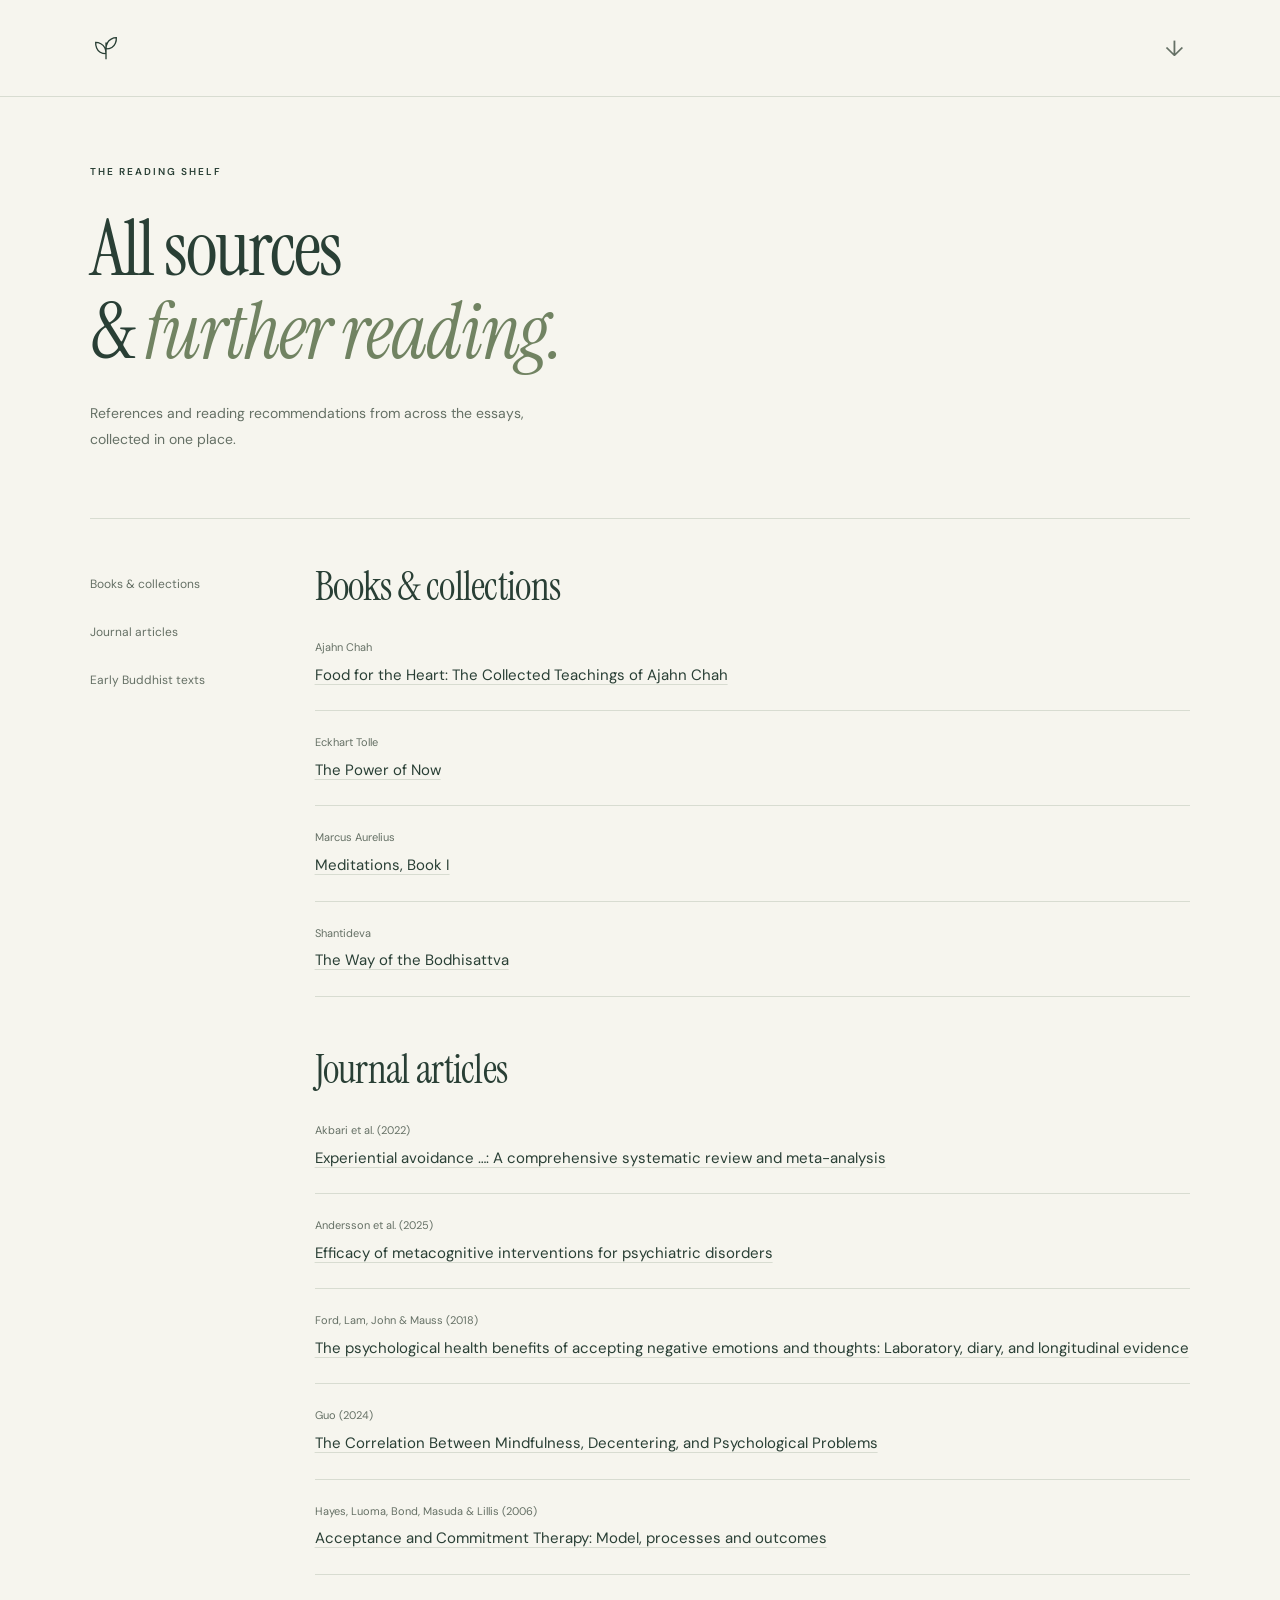
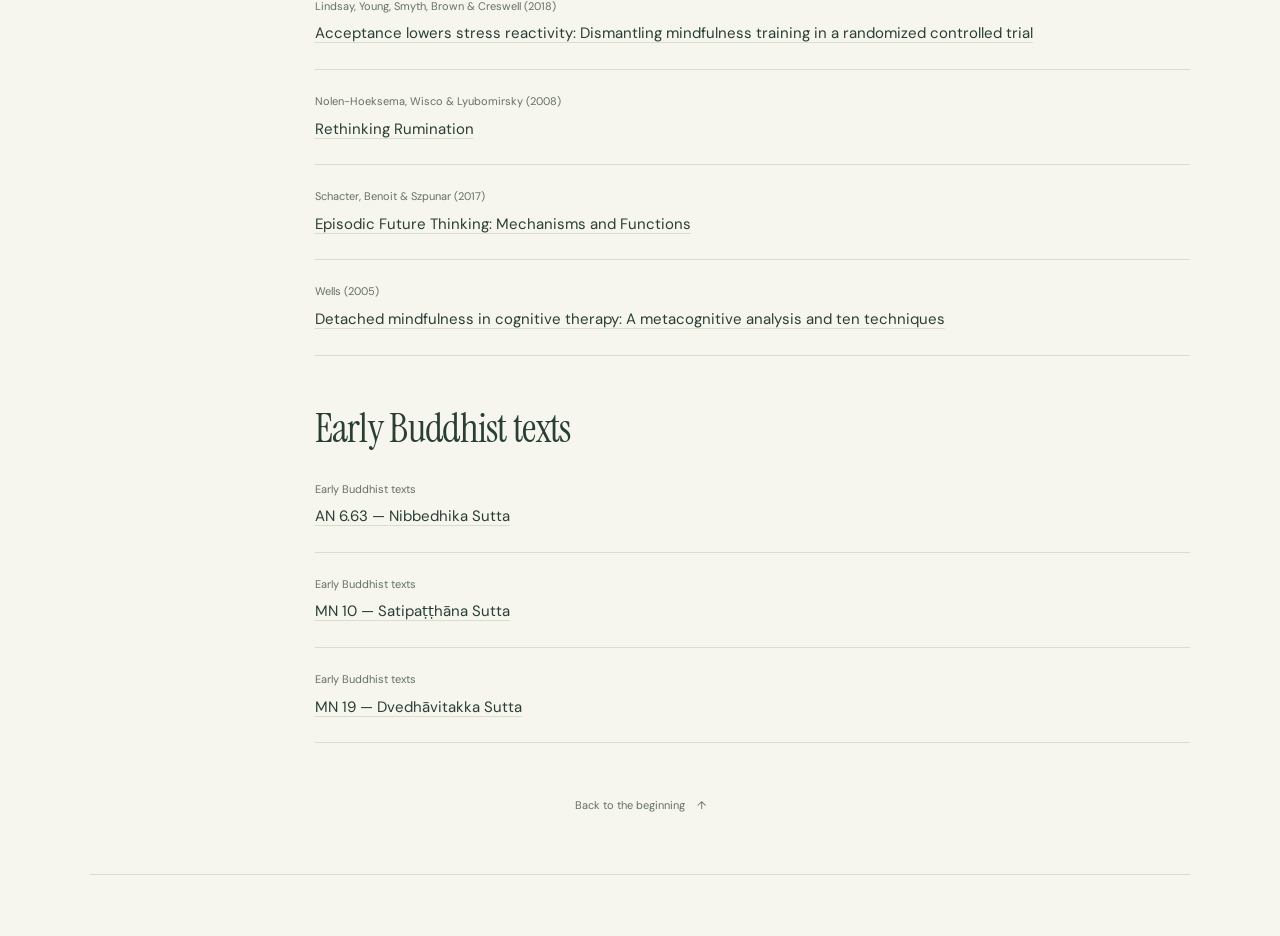
<file: sources.html>
<!doctype html>
<html lang="en">
<head><meta charset="utf-8"><meta name="viewport" content="width=device-width,initial-scale=1"><meta name="theme-color" content="#f6f5ee"><meta name="description" content="Books, journal articles, and early Buddhist texts: sources and further reading from across the essays."><title>All sources &amp; further reading</title><link rel="icon" href="data:image/svg+xml,%3Csvg xmlns='http://www.w3.org/2000/svg' viewBox='0 0 40 40'%3E%3Crect width='40' height='40' rx='20' fill='%232f493f'/%3E%3Cpath d='M20 30V13M20 23C10 23 10 13 10 13s10 0 10 10M20 19c0-10 10-10 10-10s0 10-10 10' fill='none' stroke='%23f6f5ee' stroke-width='2'/%3E%3C/svg%3E"><link rel="stylesheet" href="styles.css"><script src="sources.js" defer></script></head>
<body><a class="skip-link" href="#source-list">Skip to the sources</a><header class="site-header"><a class="wordmark" href="index.html" aria-label="Home — Preface"><svg viewBox="0 0 32 32" aria-hidden="true"><path d="M16 28V10M16 22C4 22 5 10 5 10s11 0 11 12M16 17C16 5 27 5 27 5s1 12-11 12"/></svg></a><a class="header-link" href="#source-list" aria-label="Jump to the sources"><span aria-hidden="true">↓</span></a></header><main class="source-library" id="top"><div class="library-intro"><div class="eyebrow">THE READING SHELF</div><h1>All sources<br>&amp; <em>further reading.</em></h1><p>References and reading recommendations from across the essays, collected in one place.</p></div><div class="library-layout"><aside class="library-categories"><nav aria-label="Source categories"><a href="#books">Books & collections</a><a href="#articles">Journal articles</a><a href="#scriptures">Early Buddhist texts</a><a href="#other" hidden>Other reading</a></nav><a class="library-home" href="index.html#reading">Back to the essays <span aria-hidden="true">↗</span></a></aside><div id="source-list"><section class="library-section" id="books" aria-labelledby="title-books"><h2 id="title-books">Books & collections</h2><ul class="library-list"><li><span class="reference-author">Ajahn Chah</span><a href="https://www.simonandschuster.com/books/Food-for-the-Heart/Chah/9780861713233">Food for the Heart: The Collected Teachings of Ajahn Chah</a></li><li><span class="reference-author">Eckhart Tolle</span><a href="https://eckharttolle.com/power-of-now-excerpt/">The Power of Now</a></li><li><span class="reference-author">Marcus Aurelius</span><a href="https://readaurelius.org/passage/1/9">Meditations, Book I</a></li><li><span class="reference-author">Shantideva</span><a href="https://www.shambhala.com/the-way-of-the-bodhisattva-2876.html">The Way of the Bodhisattva</a></li></ul></section><section class="library-section" id="articles" aria-labelledby="title-articles"><h2 id="title-articles">Journal articles</h2><ul class="library-list"><li><span class="reference-author">Akbari et al. (2022)</span><a href="https://doi.org/10.1016/j.jcbs.2022.03.007">Experiential avoidance …: A comprehensive systematic review and meta-analysis</a></li><li><span class="reference-author">Andersson et al. (2025)</span><a href="https://doi.org/10.1080/16506073.2024.2434920">Efficacy of metacognitive interventions for psychiatric disorders</a></li><li><span class="reference-author">Ford, Lam, John &amp; Mauss (2018)</span><a href="https://doi.org/10.1037/pspp0000157">The psychological health benefits of accepting negative emotions and thoughts: Laboratory, diary, and longitudinal evidence</a></li><li><span class="reference-author">Guo (2024)</span><a href="https://doi.org/10.1007/s12671-024-02395-6">The Correlation Between Mindfulness, Decentering, and Psychological Problems</a></li><li><span class="reference-author">Hayes, Luoma, Bond, Masuda &amp; Lillis (2006)</span><a href="https://doi.org/10.1016/j.brat.2005.06.006">Acceptance and Commitment Therapy: Model, processes and outcomes</a></li><li><span class="reference-author">Lindsay, Young, Smyth, Brown &amp; Creswell (2018)</span><a href="https://doi.org/10.1016/j.psyneuen.2017.09.015">Acceptance lowers stress reactivity: Dismantling mindfulness training in a randomized controlled trial</a></li><li><span class="reference-author">Nolen-Hoeksema, Wisco &amp; Lyubomirsky (2008)</span><a href="https://doi.org/10.1111/j.1745-6924.2008.00088.x">Rethinking Rumination</a></li><li><span class="reference-author">Schacter, Benoit &amp; Szpunar (2017)</span><a href="https://pmc.ncbi.nlm.nih.gov/articles/PMC5675579/">Episodic Future Thinking: Mechanisms and Functions</a></li><li><span class="reference-author">Wells (2005)</span><a href="https://doi.org/10.1007/s10942-005-0018-6">Detached mindfulness in cognitive therapy: A metacognitive analysis and ten techniques</a></li></ul></section><section class="library-section" id="scriptures" aria-labelledby="title-scriptures"><h2 id="title-scriptures">Early Buddhist texts</h2><ul class="library-list"><li><span class="reference-author">Early Buddhist texts</span><a href="https://suttacentral.net/an6.63/en/thanissaro">AN 6.63 — Nibbedhika Sutta</a></li><li><span class="reference-author">Early Buddhist texts</span><a href="https://suttacentral.net/mn10/en/sujato">MN 10 — Satipaṭṭhāna Sutta</a></li><li><span class="reference-author">Early Buddhist texts</span><a href="https://suttacentral.net/mn19/en/sujato">MN 19 — Dvedhāvitakka Sutta</a></li></ul></section><section class="library-section" id="other" aria-labelledby="title-other" hidden><h2 id="title-other">Other reading</h2><ul class="library-list"></ul></section></div></div><div class="library-end"><a href="#top">Back to the beginning <span aria-hidden="true">↑</span></a></div></main><footer aria-hidden="true"></footer></body></html>
</file>
<file: styles.css>
@import url('https://fonts.googleapis.com/css2?family=DM+Sans:wght@400;450;500;550;600;650&family=Instrument+Serif:ital@0;1&display=swap');
:root{--paper:#f6f5ee;--ink:#293f35;--muted:#657065;--line:#d8dcd1;--accent:#8a5934;--body-size:20px;--display:'Instrument Serif',Georgia,serif;--sans:'DM Sans',Arial,sans-serif}*{box-sizing:border-box}html{scroll-behavior:smooth;scroll-padding-top:45px}body{margin:0;background:var(--paper);color:var(--ink);font-family:var(--sans);-webkit-font-smoothing:antialiased}a{color:inherit;text-decoration:none}button{font:inherit}::selection{background:#dce4cb}.progress{height:3px;position:fixed;top:0;left:0;right:0;z-index:10}#progress-bar{height:100%;width:0;background:#59725b}.site-header{max-width:1392px;margin:auto;padding:32px 64px;display:flex;justify-content:space-between;align-items:center;border-bottom:1px solid var(--line)}.wordmark{display:flex;gap:12px;align-items:center;font-size:15px;letter-spacing:-.3px}.wordmark em{font-weight:550;font-style:normal}.wordmark svg,.closing svg{width:30px;height:30px;fill:none;stroke:var(--ink);stroke-width:1.4}.header-link{font-size:12px;color:var(--muted)}.header-link span{margin-left:22px;font-size:18px}.hero{max-width:1264px;margin:auto;min-height:650px;display:grid;grid-template-columns:1.3fr 1fr;gap:80px;align-items:center;padding:70px 0 76px}.eyebrow{font-size:10px;font-weight:600;letter-spacing:2px;display:flex;align-items:center;gap:9px}.eyebrow>span{width:6px;height:6px;background:#8f9a6d;border-radius:50%}h1{font-family:var(--display);font-size:clamp(64px,6.7vw,100px);line-height:1.02;letter-spacing:-2px;font-weight:400;margin:30px 0 26px}h1 em{color:#718362;font-weight:400}.hero-description{max-width:405px;font-size:15px;line-height:1.85;color:var(--muted)}.read-link{margin-top:30px;display:inline-flex;gap:40px;align-items:center;border-bottom:1px solid #81917a;padding-bottom:11px;font-size:13px;font-weight:500}.read-link span{font-size:21px}.reading-meta{margin-top:32px;font-size:9px;letter-spacing:1.1px;color:var(--muted);display:flex;gap:12px;align-items:center}.hero-art{width:100%;max-width:410px;justify-self:center;text-align:center}.hero-art svg{display:block;width:100%;height:auto}.hero-art>span{font-size:8px;letter-spacing:2px;color:#79806e;display:block;margin-top:5px}.reading-layout{border-top:1px solid var(--line);max-width:1264px;margin:auto;display:grid;grid-template-columns:250px minmax(0,700px);gap:90px;padding:74px 0 0;align-items:start;scroll-margin-top:30px}.contents{position:sticky;top:55px;padding-top:4px}.contents>.eyebrow{color:var(--muted);font-size:9px;letter-spacing:1.6px}nav{display:grid;margin:25px 0 30px;gap:8px}nav a{font-size:13px;color:var(--muted);padding:12px 0 12px 14px;border-left:2px solid transparent;display:flex;gap:18px;transition:color .2s,border-color .2s}nav a>span{font-size:10px;align-self:center;opacity:.65}nav a:hover,nav a[aria-current]{border-color:#6a7c58;color:var(--ink)}.reader-tools{display:flex;align-items:center;justify-content:space-between;border-top:1px solid var(--line);padding-top:24px;max-width:205px}.reader-tools>span{font-size:8px;letter-spacing:1.4px;color:var(--muted)}.reader-tools>div{display:flex;gap:7px}.reader-tools button{border:1px solid var(--line);border-radius:50%;background:transparent;color:var(--ink);width:34px;height:34px;font-size:12px;cursor:pointer}.reader-tools button:hover{background:#e8ecdf}.reader-tools button:disabled{opacity:.35;cursor:default}.margin-note{font-family:Georgia,serif;font-style:italic;line-height:1.7;font-size:13px;color:#7a8271;margin-top:35px}.chapter{scroll-margin-top:45px;padding-bottom:65px}.chapter+.chapter{padding-top:52px;border-top:1px solid var(--line)}.chapter-label{font-size:9px;letter-spacing:1.7px;color:var(--muted)}.chapter-label span{margin:0 10px;color:#9ca58e}h2{font-family:var(--display);font-size:53px;letter-spacing:-.7px;font-weight:400;margin:22px 0 10px;line-height:1.1}.chapter .chapter-deck{font-family:var(--sans);font-size:13px;color:var(--muted);margin:0 0 37px;line-height:1.7}.chapter>p:not(.chapter-deck){font-family:Georgia,'Times New Roman',serif;font-size:var(--body-size);line-height:1.9;color:#3f483f;margin:0 0 25px}.opening:first-letter{float:left;font-family:var(--display);font-size:80px;line-height:.9;margin:9px 10px 0 0;color:#536b4c}.closing{text-align:center;padding:20px 0 90px}.closing svg{width:36px;height:36px;stroke:#738363}.closing p{font-family:var(--display);font-size:32px;margin:20px 0}.closing a{font-size:11px;color:var(--muted);display:inline-flex;gap:23px;border-bottom:1px solid var(--line);padding-bottom:8px}footer{max-width:1264px;margin:auto;display:flex;justify-content:space-between;border-top:1px solid var(--line);padding:27px 0 34px;font-size:10px;color:var(--muted)}footer>a{color:var(--ink)}:focus-visible{outline:2px solid #8a5934;outline-offset:6px}.skip-link{position:fixed;left:12px;top:-80px;background:var(--ink);color:var(--paper);z-index:20;padding:12px}.skip-link:focus{top:12px}.sr-only{position:absolute;width:1px;height:1px;padding:0;margin:-1px;overflow:hidden;clip:rect(0,0,0,0);white-space:nowrap;border:0}
@media(min-width:1450px){.hero{min-height:720px}}@media(max-width:1400px){.hero,.reading-layout,footer{margin-left:7%;margin-right:7%}.site-header{padding-left:7%;padding-right:7%}.hero{gap:40px}.reading-layout{gap:60px;grid-template-columns:210px minmax(0,680px)}}@media(max-width:1000px){.hero{min-height:590px;gap:20px}.reading-layout{grid-template-columns:170px minmax(0,1fr);gap:42px}h1{font-size:76px}.reading-meta{font-size:8px;gap:8px}.hero-art{max-width:310px}.reader-tools{flex-wrap:wrap;gap:14px}.chapter>p:not(.chapter-deck){line-height:1.8}}@media(max-width:720px){.site-header{padding:23px 6%}.wordmark{font-size:12px;gap:8px}.wordmark svg{width:24px}.header-link{font-size:10px}.header-link span{margin-left:10px}.hero{margin:0 7%;padding:55px 0 48px;grid-template-columns:1fr;gap:25px;min-height:0}h1{font-size:clamp(62px,12vw,83px);letter-spacing:-1.7px;margin-top:26px}.hero-description{max-width:440px;font-size:14px}.hero-art{max-width:250px;margin-top:0}.hero-art svg{max-height:270px}.hero-art>span{font-size:7px;margin-top:12px}.reading-meta{font-size:8px;letter-spacing:.7px;gap:9px}.reading-layout{margin:0 7%;padding-top:30px;display:block}.contents{position:static;padding:0 0 30px;margin:0 0 35px;border-bottom:1px solid var(--line)}.contents>.eyebrow{font-size:8px}nav{display:flex;gap:18px;flex-wrap:wrap;margin:15px 0 18px}nav a{padding:8px 0;border-left:0;border-bottom:1px solid transparent;gap:6px;font-size:11px}nav a:hover,nav a[aria-current]{border-color:#6a7c58}.reader-tools{border:0;padding:0;max-width:none;justify-content:flex-end;gap:12px}.reader-tools button{width:32px;height:32px}.margin-note{display:none}h2{font-size:44px}.chapter .chapter-deck{margin-bottom:28px}.chapter>p:not(.chapter-deck){font-size:calc(var(--body-size) - 2px);line-height:1.85}.chapter{padding-bottom:40px}.chapter+.chapter{padding-top:38px}.closing{padding-bottom:60px}.closing p{font-size:28px}footer{margin:0 7%;font-size:9px;gap:20px;line-height:1.6}footer>span{text-align:right}}
@media(prefers-reduced-motion:reduce){html{scroll-behavior:auto}*{transition:none!important}}@media print{.site-header,.hero-art,.contents,.progress,.read-link,.reading-meta,.closing a,footer{display:none}.hero{display:block;min-height:0;padding:20px 0;margin:0}.hero h1{font-size:46px}.hero-description{max-width:none}.reading-layout{display:block;margin:0;padding:20px 0;border:0}.chapter>p:not(.chapter-deck){font-size:12pt;line-height:1.6}.chapter{padding-bottom:20px}.chapter+.chapter{padding-top:20px}body{background:white;color:black}h2{font-size:28pt;break-after:avoid}.chapter-deck,.chapter-label{break-after:avoid}a{color:inherit}}

/* Quiet topic navigation and the reader's inner questions. */
.wordmark,.header-link{min-width:32px;min-height:32px;display:inline-flex;align-items:center;justify-content:center}.header-link span{margin-left:0;font-size:22px}.topic-links{margin-top:35px;padding-top:24px;border-top:1px solid var(--line);max-width:205px}.topic-links .eyebrow{color:var(--muted);font-size:9px;letter-spacing:1.6px;margin-bottom:15px}.topic-links>a{display:flex;justify-content:space-between;gap:16px;padding:10px 0;font-size:13px;color:var(--muted)}.topic-links>a:hover,.topic-links>a[aria-current="page"]{color:var(--ink)}.topic-links>a[aria-current="page"]{font-weight:550}.chapter h2{margin-bottom:28px}.chapter h2:has(+.chapter-deck){margin-bottom:10px}.inner-question{color:#536b4c;font-style:italic}.contents nav a>span{flex-shrink:0}.contents nav a{line-height:1.5}
@media(max-width:720px){.topic-links{max-width:none;margin-top:22px;padding-top:18px;display:flex;align-items:center;flex-wrap:wrap;gap:12px 24px}.topic-links .eyebrow{margin:0}.topic-links>a{gap:16px;font-size:12px}}

/* Essay collection additions. */
.reading-order{font-size:10px;line-height:1.65;color:var(--muted);margin:-4px 0 12px;max-width:185px}.topic-links>a{justify-content:flex-start;align-items:center;gap:12px}.topic-number{font-size:9px;letter-spacing:.6px;opacity:.65;font-variant-numeric:tabular-nums}.topic-title{flex:1}.topic-marker{font-size:12px}.references{margin:0 0 55px;border-top:1px solid var(--line);border-bottom:1px solid var(--line);font-family:var(--sans);color:var(--muted)}.references summary{padding:17px 0;font-size:11px;letter-spacing:.3px;cursor:pointer;list-style-position:inside}.references summary:hover{color:var(--ink)}.references[open] summary{color:var(--ink)}.reference-content{padding:0 0 20px}.reference-content h3{font-size:10px;letter-spacing:1px;text-transform:uppercase;font-weight:500;margin:15px 0}.reference-content ul{list-style:none;padding:0;margin:0}.reference-content li{margin:0 0 17px;font-size:12px;line-height:1.65;overflow-wrap:anywhere}.reference-author{display:block;font-size:10px;margin-bottom:3px;color:var(--muted)}.reference-content a{color:var(--ink);text-decoration:underline;text-decoration-color:var(--line);text-underline-offset:3px}.reference-content a:hover{text-decoration-color:var(--ink)}
@media(max-width:720px){.topic-links{display:block}.topic-links .eyebrow{margin-bottom:12px}.reading-order{max-width:none}.topic-links>a{display:flex;max-width:300px;padding:10px 0;gap:12px}.references{margin-bottom:38px}}
@media print{.references{display:none}}

/* The shared reading shelf. */
.closing .all-sources-link{display:flex;width:fit-content;margin:20px auto 0;gap:12px;font-family:var(--sans);font-size:10px;border-bottom:0;color:var(--muted);padding:3px 0}.all-sources-link:hover{color:var(--ink);text-decoration:underline;text-underline-offset:4px}.source-library{max-width:1120px;margin:0 auto;padding:68px 0 0}.library-intro{max-width:800px;margin:0 0 65px}.library-intro h1{font-size:clamp(54px,6vw,82px);line-height:1.08}.library-intro>p{font-size:14px;line-height:1.9;color:var(--muted);max-width:450px}.library-layout{display:grid;grid-template-columns:220px minmax(0,700px);gap:75px;border-top:1px solid var(--line);padding-top:45px;align-items:start}.library-categories{position:sticky;top:45px}.library-categories nav{margin:0 0 30px}.library-categories nav a{font-size:12px;padding-left:0;border:0}.library-categories [hidden]{display:none}.library-home,.library-end>a{font-size:11px;color:var(--muted);display:inline-flex;gap:12px}.library-section{scroll-margin-top:40px;margin-bottom:50px}.library-section h2{font-size:40px;margin:0 0 30px}.library-list{list-style:none;padding:0;margin:0}.library-list li{padding:0 0 22px;margin:0 0 22px;border-bottom:1px solid var(--line);font-size:15px;line-height:1.7;overflow-wrap:anywhere}.library-list .reference-author{font-size:11px;margin-bottom:6px}.library-list a{text-decoration:underline;text-decoration-color:var(--line);text-underline-offset:4px}.library-list a:hover{text-decoration-color:var(--ink)}.library-end{text-align:center;padding:0 0 60px}
@media(max-width:1300px){.source-library{margin:0 7%}.library-layout{gap:45px;grid-template-columns:180px minmax(0,1fr)}}
@media(max-width:720px){.source-library{padding-top:45px}.library-intro{margin-bottom:40px}.library-intro h1{font-size:clamp(46px,9vw,65px);letter-spacing:-1px}.library-layout{display:block;padding-top:25px}.library-categories{position:static;margin-bottom:38px}.library-categories nav{display:flex;flex-wrap:wrap;gap:8px 20px;margin:0 0 15px}.library-categories nav a{font-size:11px;padding:6px 0}.library-section h2{font-size:34px}.library-list li{font-size:14px}.library-section{margin-bottom:40px}}
@media print{.closing .all-sources-link,.library-categories,.library-end{display:none}.source-library{margin:0;padding:0}.library-layout{display:block;border:0;padding:0}.library-intro{margin-bottom:30px}.library-intro h1{font-size:40px}.library-list li{break-inside:avoid}}
</file>
